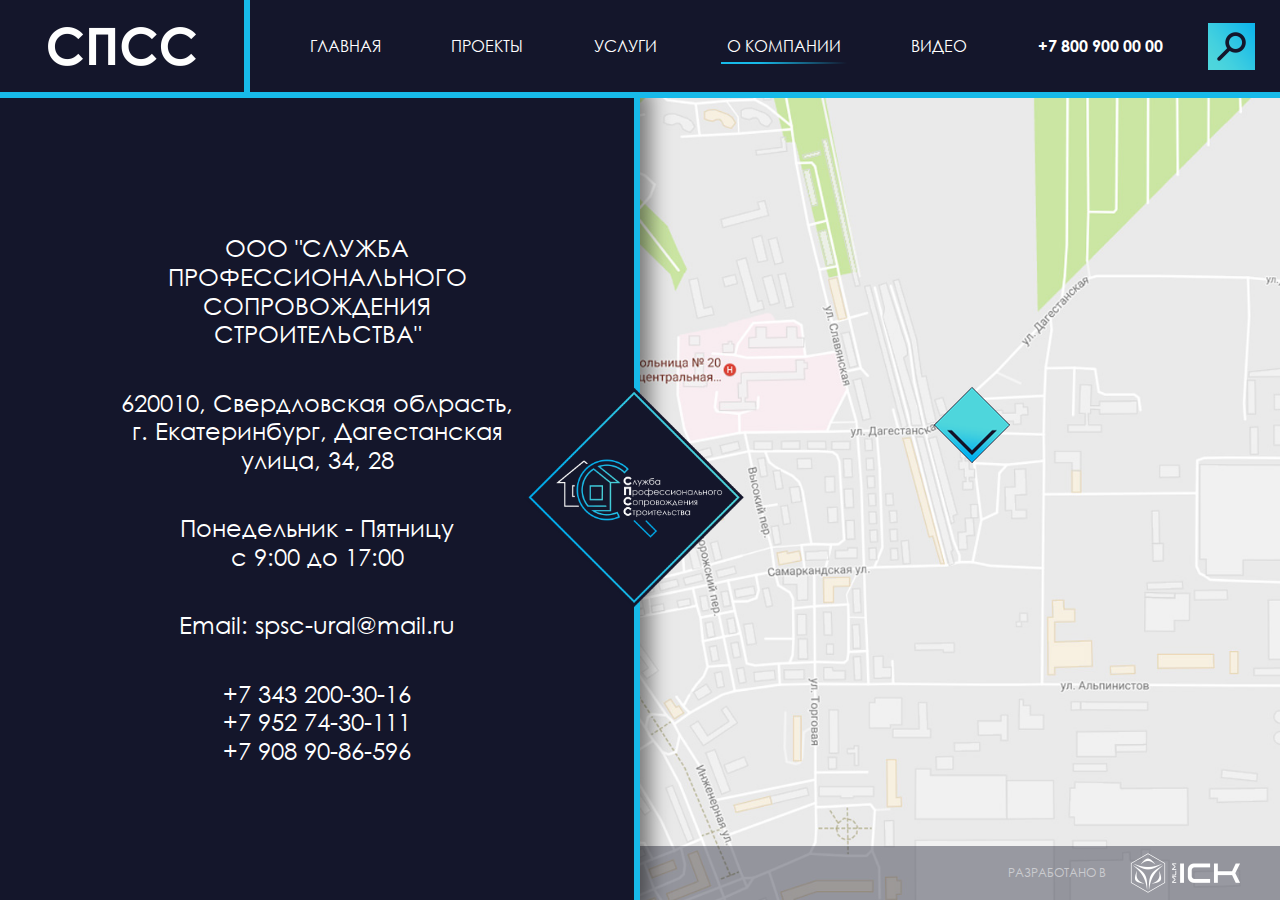
<file: about.html>
<!DOCTYPE html>
<html lang="ru">
<head>
	<meta charset="UTF-8">
    <meta name="viewport" content="width=device-width, initial-scale=1">
	<title>СПСС</title>
	<link rel="stylesheet" href="css/main.css">
</head>
<body>
	
	<main class="page">

		<!-- header -->
		<header>
			<div class="header-top">
				<a href="#!" class="logo"><img src="images/logo.png" alt=""></a>
				<nav class="menu">
					<button class="btn  btn--menu  js-menu-toggle"><i class="icon  icon--menu"></i></button>
					<ul class="menu-list">
						<li class="menu-list__item"><a href="index.html">Главная</a></li>
						<li class="menu-list__item"><a href="projects.html">Проекты</a></li>
						<li class="menu-list__item"><a href="service.html">Услуги</a></li>
						<li class="menu-list__item  active"><a href="about.html">О компании</a></li>
						<li class="menu-list__item"><a href="news.html">Видео</a></li>
						<li class="menu-list__item  menu-list__item--phone"><a href="tel:+78009000000">+7 800 900 00 00</a></li>
					</ul>
					<button class="btn  btn--search  js-open-search"><i class="icon icon--search"></i></button>
				</nav>
			</div>
		</header>
		<!-- header END -->
		
		<!-- content -->
		<div class="content  content--about  js-auto-scroll-margin">

			<!-- content aside -->
			<div class="content__aside">
				<div class="about">
					<div class="about__logo"><img src="images/logo_rhomb.png" alt="" class="about__logo-img"></div>
					<div class="scrolling-container">
						<div class="scrolling-content  js-auto-scroll-margin  js-auto-scroll-padding">
							<p class="about__text  about__text--company">ООО "Служба Профессионального Сопровождения Строительства"</p>
							<p class="about__text">620010, Свердловская облрасть, г. Екатеринбург, Дагестанская улица, 34, 28</p>
							<p class="about__text">Понедельник - Пятницу <br> с 9:00 до 17:00</p>
							<p class="about__text"><a href="mailto:spsc-ural@mail.ru">Email: spsc-ural@mail.ru</a></p>
							<p class="about__text">
								<a href="tel:+73432003016">+7 343 200-30-16</a><br>
								<a href="tel:+79527430111">+7 952 74-30-111</a><br>
								<a href="tel:+79089086596">+7 908 90-86-596</a>
							</p>
						</div>
					</div>
				</div>
			</div>
			<!-- content aside END -->

			<!-- content body -->
			<div class="content__body  content__body--flexible">

				<!-- calc (Расчет стоимости) -->
				<div class="calc  calc--hidden">
					<button class="btn  btn--close  js-hide-calc"><i class="icon  icon--clear"></i></button>
					
					<div class="calc__scroll  js-scrollbar-width  js-auto-scroll-padding">
						<div class="calc__content  js-auto-scroll-margin">
							<div class="calc__desc">
								<p>Ответье на несколько вопросов и отправтье нам запрос на подсчет стоимости работ</p>
								<p>Мы свяжемся с вами в ближайшее время</p>
							</div>

							<form action="#!" class="calc-form">
								<div class="calc-form__params">
									<div class="calc-form__item">
										<div class="calc-form__field  js-show-dropdown">
											<div class="calc-form__trigger"><i class="icon  icon--arrow-down-black"></i></div>
											<span class="calc-form__val"><span>Жилая площадь</span></span>
											<input type="hidden" class="calc-form__input-hidden">
										</div>
										<div class="calc-form__dropdown">
											<ul class="calc-form__dropdown-list">
												<li class="calc-form__dropdown-item  js-dropdown-val">до 50 кв.м</li>
												<li class="calc-form__dropdown-item  js-dropdown-val">50-100 кв.м</li>
												<li class="calc-form__dropdown-item  js-dropdown-val">100-150 кв.м</li>
												<li class="calc-form__dropdown-item  js-dropdown-val">150-250 кв.м</li>
												<li class="calc-form__dropdown-item  js-dropdown-val">более 250 кв.м</li>
											</ul>
										</div>
									</div>
									<div class="calc-form__item">
										<div class="calc-form__field  js-show-dropdown">
											<div class="calc-form__trigger"><i class="icon  icon--arrow-down-black"></i></div>
											<span class="calc-form__val"><span>Дом</span></span>
											<input type="hidden" class="calc-form__input-hidden">
										</div>
										<div class="calc-form__dropdown">
											<ul class="calc-form__dropdown-list">
												<li class="calc-form__dropdown-item  js-dropdown-val">до 50 кв.м</li>
												<li class="calc-form__dropdown-item  js-dropdown-val">50-100 кв.м</li>
												<li class="calc-form__dropdown-item  js-dropdown-val">100-150 кв.м</li>
												<li class="calc-form__dropdown-item  js-dropdown-val">150-250 кв.м</li>
												<li class="calc-form__dropdown-item  js-dropdown-val">более 250 кв.м</li>
											</ul>
										</div>
									</div>
									<div class="calc-form__item">
										<div class="calc-form__field  js-show-dropdown">
											<div class="calc-form__trigger"><i class="icon  icon--arrow-down-black"></i></div>
											<span class="calc-form__val"><span>Строительство</span></span>
											<input type="hidden" class="calc-form__input-hidden">
										</div>
										<div class="calc-form__dropdown">
											<ul class="calc-form__dropdown-list">
												<li class="calc-form__dropdown-item  js-dropdown-val">Lorem</li>
												<li class="calc-form__dropdown-item  js-dropdown-val">Lorem</li>
												<li class="calc-form__dropdown-item  js-dropdown-val">Lorem</li>
												<li class="calc-form__dropdown-item  js-dropdown-val">Lorem</li>
											</ul>
										</div>
									</div>
									<div class="calc-form__item">
										<div class="calc-form__field">
											<div class="calc-form__trigger"><i class="icon  icon--arrow-down-black"></i></div>
											<span class="calc-form__val"><span>Фундамент</span></span>
											<input type="hidden" class="calc-form__input-hidden">
										</div>
										<div class="calc-form__dropdown">
											<ul class="calc-form__dropdown-list">
												<li class="calc-form__dropdown-item  js-dropdown-val">Lorem ipsum dolor sit amet, consectetur adipisicing elit. Non eius, quo minus illo id aut.</li>
												<li class="calc-form__dropdown-item  js-dropdown-val">Lorem</li>
												<li class="calc-form__dropdown-item  js-dropdown-val">Lorem</li>
												<li class="calc-form__dropdown-item  js-dropdown-val">Lorem</li>
											</ul>
										</div>
									</div>
								</div>
								<input type="submit" class="btn  calc-form__submit" value="Отправить запрос">
							</form>
						</div>
					</div>
				</div>
				<!-- calc END -->

				<!-- map -->
				<div class="map">
					<div class="map__cover"></div>
					<div class="map__point"><i class="icon icon--map-point"></i></div>
				</div>
				<!-- map END -->

			</div>
			<!-- content body END -->

		</div>
		<!-- content END -->

		<!-- footer -->
		<footer class="footer-flexible">
			<div class="footer__row">
				<a href="#!" class="footer__dev">
					<span>Разработано в </span>
					<img src="images/ICK_logo.png" alt="">
				</a>
			</div>
		</footer>
		<!-- footer END -->

	</main>

	<div class="search">

		<button class="btn  btn--close  js-close-search"><i class="icon  icon--clear"></i></button>

		<div class="search__scroll">
			<div class="search__content  js-auto-scroll-padding">
				<div class="search__field">
					<label for="input-search"><i class="icon icon--search"></i></label>
					<input type="text" class="search__input" id="input-search" placeholder="поиск по сайту">
				</div>

				<div class="search__links">
					<a href="#!" class="search__link  search__link--large  search__link--underline">Карта сайта</a>

					<ul class="search__list">
						<li>
							<a href="#!" class="search__link  search__link--underline">Главная</a>

							<ul class="search__list">
								<li><a href="#!" class="search__link">Стройконтроль</a></li>
								<li><a href="#!" class="search__link">Ремонт</a></li>
								<li><a href="#!" class="search__link">Строительство</a></li>
							</ul>
						</li>
						<li><a href="#!" class="search__link">Проекты</a></li>
						<li><a href="#!" class="search__link">Услуги</a></li>
						<li><a href="#!" class="search__link">О компании</a></li>
						<li><a href="#!" class="search__link">Видео</a></li>
					</ul>

					<a href="#!" class="btn  btn--inverse  btn--calc-on">Калькулятор услуг</a>
				</div>

			</div>
		</div>

	</div>
	
	<script src="js/jquery.min.js"></script>
	<script src="js/jquery-ui.min.js"></script>
	<script src="js/main.js"></script>
</body>
</html>
</file>
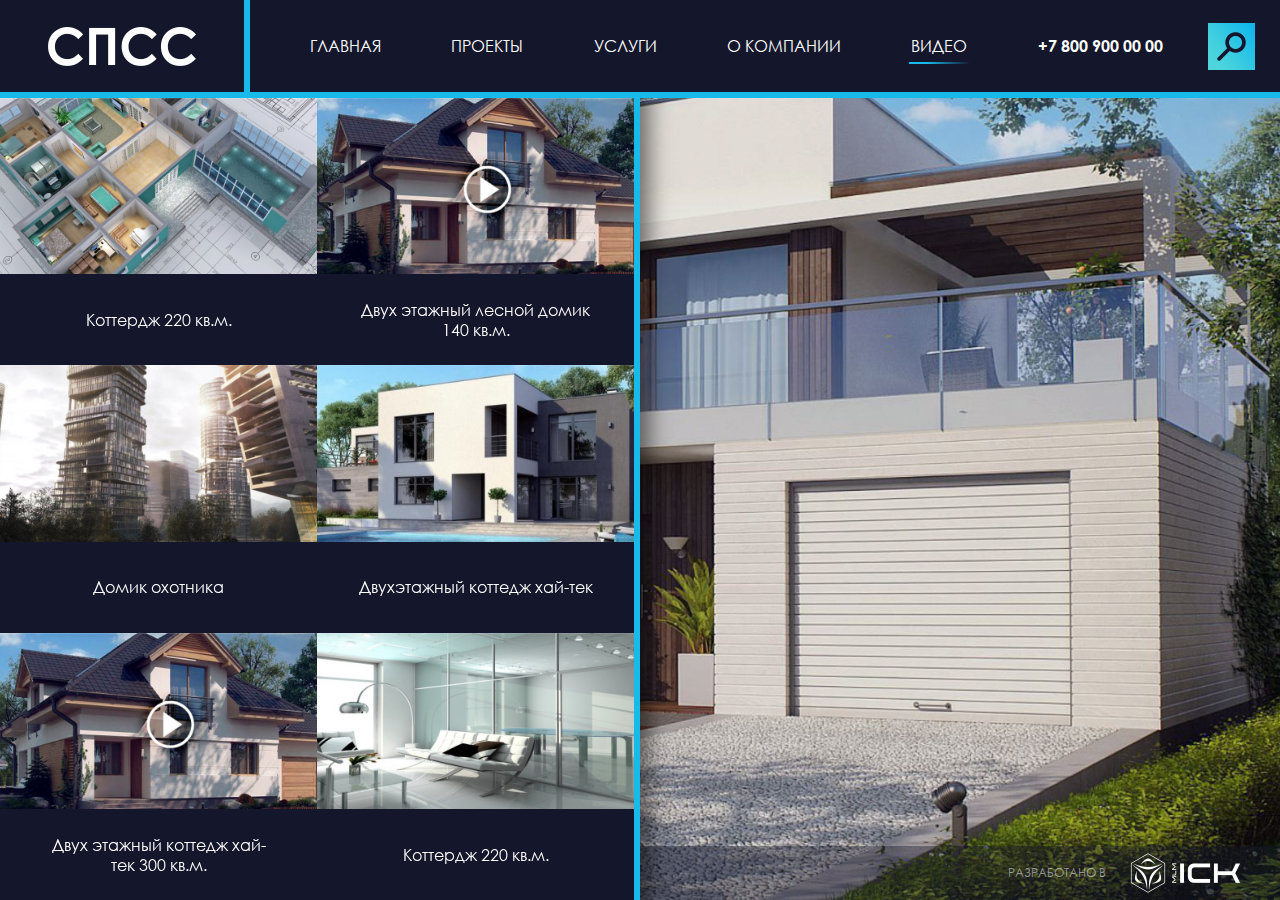
<file: news.html>
<!DOCTYPE html>
<html lang="ru">
<head>
	<meta charset="UTF-8">
    <meta name="viewport" content="width=device-width, initial-scale=1">
	<title>СПСС</title>
	<link rel="stylesheet" href="css/main.css">
</head>
<body>
	
	<main class="page">

		<!-- header -->
		<header>
			<div class="header-top">
				<a href="#!" class="logo"><img src="images/logo.png" alt=""></a>
				<nav class="menu">
					<button class="btn  btn--menu  js-menu-toggle"><i class="icon  icon--menu"></i></button>
					<ul class="menu-list">
						<li class="menu-list__item"><a href="index.html">Главная</a></li>
						<li class="menu-list__item"><a href="projects.html">Проекты</a></li>
						<li class="menu-list__item"><a href="service.html">Услуги</a></li>
						<li class="menu-list__item"><a href="about.html">О компании</a></li>
						<li class="menu-list__item  active"><a href="news.html">Видео</a></li>
						<li class="menu-list__item  menu-list__item--phone"><a href="tel:+78009000000">+7 800 900 00 00</a></li>
					</ul>
					<button class="btn  btn--search  js-open-search"><i class="icon icon--search"></i></button>
				</nav>
			</div>
		</header>
		<!-- header END -->
		
		<!-- content -->
		<div class="content">

			<!-- left-menu -->
			<!-- <nav class="left-menu">
				<ul>
					<li class="left-menu__item"><a href="#!" class="js-show-page-1">
						<i class="icon icon--stroicontrol"><img src="images/icon_stroicontrol.png" alt=""></i>
						<span class="left-menu__text">Стройконтроль</span>
					</a></li>
					<li class="left-menu__item"><a href="#!" class="js-show-page-2">
						<i class="icon icon--remont"><img src="images/icon_remont.png" alt=""></i>
						<span class="left-menu__text">Ремонт</span>
					</a></li>
					<li class="left-menu__item"><a href="#!" class="js-show-page-3">
						<i class="icon icon--stroitelstvo"><img src="images/icon_stroitelstvo.png" alt=""></i>
						<span class="left-menu__text">Строительство</span>
					</a></li>
				</ul>
			</nav> -->
			<!-- left-menu END -->

			<div class="content__cover  blur-this" style="background-image: url(images/main_bg.jpg)"></div>

			<!-- content aside -->
			<div class="content__aside">
				<div class="scrolling-container">
					<div class="scrolling-content  js-auto-scroll-margin">
						<div class="tile">
							<div class="tile__item">
								<a href="#!" class="tile__clickzone  js-show-page-1">
									<div class="tile__cover" style="background-image: url(images/project_photo_1.jpg);"></div>
									<div class="tile__info">
										<p class="tile__text">Коттердж 220 кв.м.</p>
									</div>
								</a>
							</div>
							<div class="tile__item">
								<a href="#!" class="tile__clickzone  js-show-page-1">
									<div class="tile__cover" style="background-image: url(images/project_photo_2.jpg);"></div>
									<div class="tile__info">
										<p class="tile__text">Двух этажный лесной домик 140 кв.м.</p>
									</div>
								</a>
							</div>
							<div class="tile__item">
								<a href="#!" class="tile__clickzone  js-show-page-1">
									<div class="tile__cover" style="background-image: url(images/project_photo_3.jpg);"></div>
									<div class="tile__info">
										<p class="tile__text">Домик охотника</p>
									</div>
								</a>
							</div>
							<div class="tile__item">
								<a href="#!" class="tile__clickzone  js-show-page-1">
									<div class="tile__cover" style="background-image: url(images/project_photo_4.jpg);"></div>
									<div class="tile__info">
										<p class="tile__text">Двухэтажный коттедж хай-тек</p>
									</div>
								</a>
							</div>
							<div class="tile__item">
								<a href="#!" class="tile__clickzone  js-show-page-1">
									<div class="tile__cover" style="background-image: url(images/project_photo_2.jpg);"></div>
									<div class="tile__info">
										<p class="tile__text">Двух этажный коттедж хай-тек 300 кв.м.</p>
									</div>
								</a>
							</div>
							<div class="tile__item">
								<a href="#!" class="tile__clickzone  js-show-page-1">
									<div class="tile__cover" style="background-image: url(images/project_photo_5.jpg);"></div>
									<div class="tile__info">
										<p class="tile__text">Коттердж 220 кв.м.</p>
									</div>
								</a>
							</div>
							<div class="tile__item">
								<a href="#!" class="tile__clickzone  js-show-page-1">
									<div class="tile__cover" style="background-image: url(images/project_photo_1.jpg);"></div>
									<div class="tile__info">
										<p class="tile__text">Коттердж 220 кв.м.</p>
									</div>
								</a>
							</div>
							<div class="tile__item">
								<a href="#!" class="tile__clickzone  js-show-page-1">
									<div class="tile__cover" style="background-image: url(images/project_photo_2.jpg);"></div>
									<div class="tile__info">
										<p class="tile__text">Двух этажный лесной домик 140 кв.м.</p>
									</div>
								</a>
							</div>
							<div class="tile__item">
								<a href="#!" class="tile__clickzone  js-show-page-1">
									<div class="tile__cover" style="background-image: url(images/project_photo_3.jpg);"></div>
									<div class="tile__info">
										<p class="tile__text">Домик охотника</p>
									</div>
								</a>
							</div>
							<div class="tile__item">
								<a href="#!" class="tile__clickzone  js-show-page-1">
									<div class="tile__cover" style="background-image: url(images/project_photo_4.jpg);"></div>
									<div class="tile__info">
										<p class="tile__text">Двухэтажный коттедж хай-тек</p>
									</div>
								</a>
							</div>
							<div class="tile__item">
								<a href="#!" class="tile__clickzone  js-show-page-1">
									<div class="tile__cover" style="background-image: url(images/project_photo_2.jpg);"></div>
									<div class="tile__info">
										<p class="tile__text">Двух этажный коттедж хай-тек 300 кв.м.</p>
									</div>
								</a>
							</div>
							<div class="tile__item">
								<a href="#!" class="tile__clickzone  js-show-page-1">
									<div class="tile__cover" style="background-image: url(images/project_photo_5.jpg);"></div>
									<div class="tile__info">
										<p class="tile__text">Коттердж 220 кв.м.</p>
									</div>
								</a>
							</div>
						</div>
					</div>
				</div>
			</div>
			<!-- content aside END -->

			<!-- content body -->
			<div class="content__body  content__body--flexible">
				<!-- <div class="content__logo"><img src="images/top_banner.png" alt=""></div> -->
			
				<!-- slider -->
				<div class="slider  slider--full-width">

					<button class="btn  btn--close  js-hide-slider"><i class="icon  icon--clear"></i></button>
					
					<section class="slider__pages">
						<div class="slider__page  slider__page--1  js-auto-scroll-padding">
							<article class="slider__content  js-auto-scroll-margin">
								<h2 class="slider__title  slider__title--light">Строительство коттеджа в стиле хай-тек</h2>
								<div class="slider__text">
									<p>Коттедж, как правило, это либо одноэтажный, либо двухэтажный дом с камином, сауной, иногда и бассейном, но вместо полноценного второго этажа обычно делают небольшую мансарду. И возле коттеджа обязательно должен быть, хотя бы минимальный приусадебный участок, огород.</p>
								</div>
								<div class="slider__img">
									<img src="images/slider_video_img.jpg" width="100%">
								</div>
							</article>
						</div>
					</section>
				</div>
				<!-- slider END -->

				<!-- calc (Расчет стоимости) -->
				<div class="calc  calc--hidden">
					<button class="btn  btn--close  js-hide-calc"><i class="icon  icon--clear"></i></button>
					
					<div class="calc__scroll  js-scrollbar-width  js-auto-scroll-padding">
						<div class="calc__content  js-auto-scroll-margin">
							<div class="calc__desc">
								<p>Ответье на несколько вопросов и отправтье нам запрос на подсчет стоимости работ</p>
								<p>Мы свяжемся с вами в ближайшее время</p>
							</div>

							<form action="#!" class="calc-form">
								<div class="calc-form__finish">
									<span class="btn  calc-form__submit">Запрос отправлен</span>
								</div>
								<div class="calc-form__params">
									<div class="calc-form__item">
										<div class="calc-form__field  js-show-dropdown">
											<div class="calc-form__trigger"><i class="icon  icon--arrow-down-black"></i></div>
											<span class="calc-form__val"><span>Жилая площадь</span></span>
											<input type="hidden" class="calc-form__input-hidden">
										</div>
										<div class="calc-form__dropdown">
											<ul class="calc-form__dropdown-list">
												<li class="calc-form__dropdown-item  js-dropdown-val">до 50 кв.м</li>
												<li class="calc-form__dropdown-item  js-dropdown-val">50-100 кв.м</li>
												<li class="calc-form__dropdown-item  js-dropdown-val">100-150 кв.м</li>
												<li class="calc-form__dropdown-item  js-dropdown-val">150-250 кв.м</li>
												<li class="calc-form__dropdown-item  js-dropdown-val">более 250 кв.м</li>
											</ul>
										</div>
									</div>
									<div class="calc-form__item  hidden">
										<div class="calc-form__field  js-show-dropdown">
											<div class="calc-form__trigger"><i class="icon  icon--arrow-down-black"></i></div>
											<span class="calc-form__val"><span>Дом</span></span>
											<input type="hidden" class="calc-form__input-hidden">
										</div>
										<div class="calc-form__dropdown">
											<ul class="calc-form__dropdown-list">
												<li class="calc-form__dropdown-item  js-dropdown-val">до 50 кв.м</li>
												<li class="calc-form__dropdown-item  js-dropdown-val">50-100 кв.м</li>
												<li class="calc-form__dropdown-item  js-dropdown-val">100-150 кв.м</li>
												<li class="calc-form__dropdown-item  js-dropdown-val">150-250 кв.м</li>
												<li class="calc-form__dropdown-item  js-dropdown-val">более 250 кв.м</li>
											</ul>
										</div>
									</div>
									<div class="calc-form__item  hidden">
										<div class="calc-form__field  js-show-dropdown">
											<div class="calc-form__trigger"><i class="icon  icon--arrow-down-black"></i></div>
											<span class="calc-form__val"><span>Строительство</span></span>
											<input type="hidden" class="calc-form__input-hidden">
										</div>
										<div class="calc-form__dropdown">
											<ul class="calc-form__dropdown-list">
												<li class="calc-form__dropdown-item  js-dropdown-val">Lorem</li>
												<li class="calc-form__dropdown-item  js-dropdown-val">Lorem</li>
												<li class="calc-form__dropdown-item  js-dropdown-val">Lorem</li>
												<li class="calc-form__dropdown-item  js-dropdown-val">Lorem</li>
											</ul>
										</div>
									</div>
									<div class="calc-form__item  hidden">
										<div class="calc-form__field">
											<input type="text" class="calc-form__input" placeholder="Ваше имя">
										</div>
										<div class="calc-form__field">
											<input type="text" class="calc-form__input" placeholder="Телефон">
										</div>
										<div class="calc-form__field">
											<input type="submit" class="btn  calc-form__submit  js-form-success" value="Отправить запрос">
										</div>
									</div>
								</div>
							</form>
						</div>
					</div>
				</div>
				<!-- calc END -->

			</div>
			<!-- content body END -->

		</div>
		<!-- content END -->

		<footer class="footer-flexible">
			<div class="footer__row">
				<a href="#!" class="footer__dev">
					<span>Разработано в </span>
					<img src="images/ICK_logo.png" alt="">
				</a>
			</div>
		</footer>
	</main>

	<div class="search">

		<button class="btn  btn--close  js-close-search"><i class="icon  icon--clear"></i></button>

		<div class="search__scroll">
			<div class="search__content  js-auto-scroll-padding">
				<div class="search__field">
					<label for="input-search"><i class="icon icon--search"></i></label>
					<input type="text" class="search__input" id="input-search" placeholder="поиск по сайту">
				</div>

				<div class="search__links">
					<a href="#!" class="search__link  search__link--large  search__link--underline">Карта сайта</a>

					<ul class="search__list">
						<li>
							<a href="#!" class="search__link  search__link--underline">Главная</a>

							<ul class="search__list">
								<li><a href="#!" class="search__link">Стройконтроль</a></li>
								<li><a href="#!" class="search__link">Ремонт</a></li>
								<li><a href="#!" class="search__link">Строительство</a></li>
							</ul>
						</li>
						<li><a href="#!" class="search__link">Проекты</a></li>
						<li><a href="#!" class="search__link">Услуги</a></li>
						<li><a href="#!" class="search__link">О компании</a></li>
						<li><a href="#!" class="search__link">Видео</a></li>
					</ul>

					<a href="#!" class="btn  btn--inverse  btn--calc-on">Калькулятор услуг</a>
				</div>

			</div>
		</div>

	</div>
	
	<script src="js/jquery.min.js"></script>
	<script src="js/jquery-ui.min.js"></script>
	<script src="js/main.js"></script>
</body>
</html>
</file>
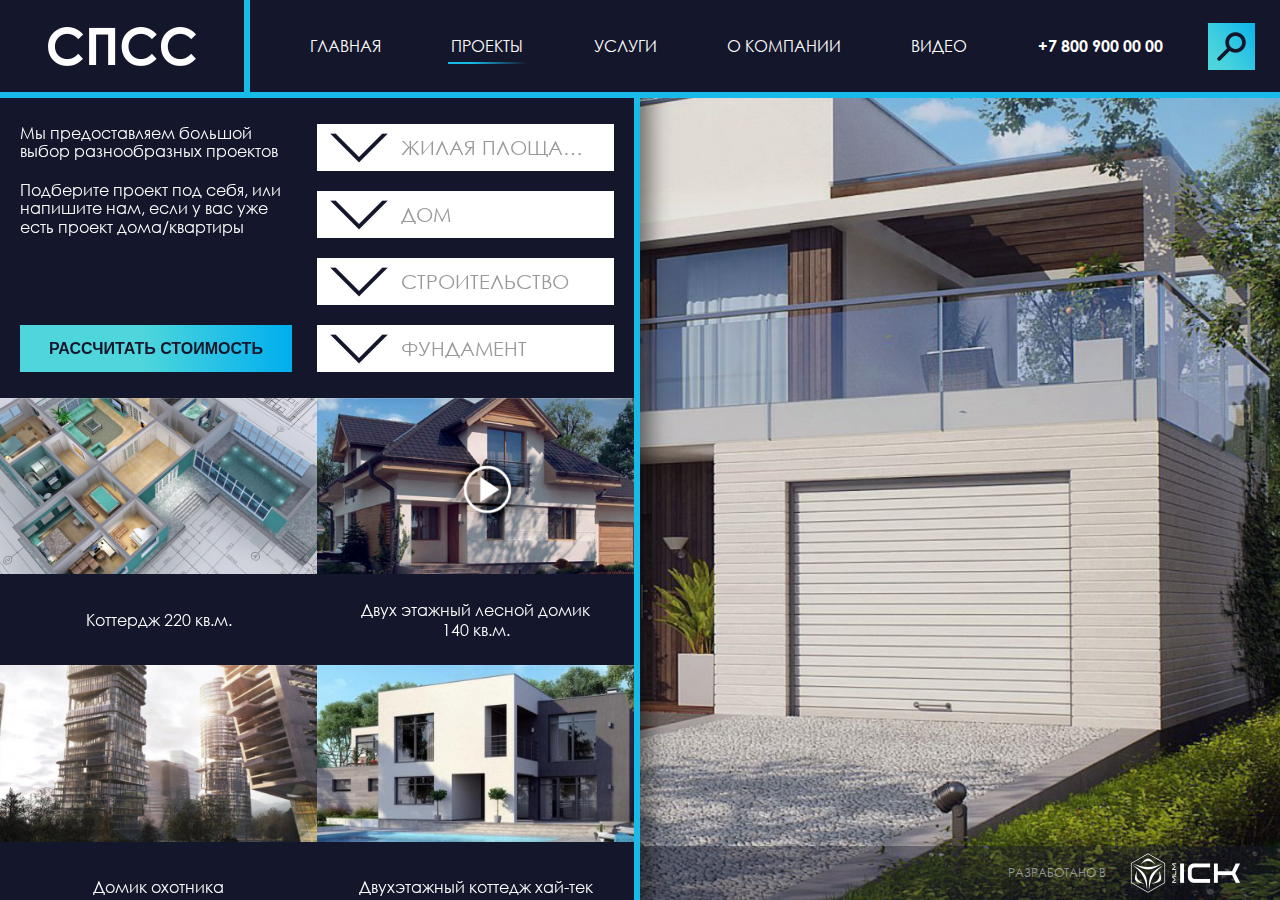
<file: projects.html>
<!DOCTYPE html>
<html lang="ru">
<head>
	<meta charset="UTF-8">
    <meta name="viewport" content="width=device-width, initial-scale=1">
	<title>СПСС</title>
	<link rel="stylesheet" href="css/main.css">
</head>
<body>
	
	<main class="page">

		<!-- header -->
		<header>
			<div class="header-top">
				<a href="#!" class="logo"><img src="images/logo.png" alt=""></a>
				<nav class="menu">
					<button class="btn  btn--menu  js-menu-toggle"><i class="icon  icon--menu"></i></button>
					<ul class="menu-list">
						<li class="menu-list__item"><a href="index.html">Главная</a></li>
						<li class="menu-list__item  active"><a href="projects.html">Проекты</a></li>
						<li class="menu-list__item"><a href="service.html">Услуги</a></li>
						<li class="menu-list__item"><a href="about.html">О компании</a></li>
						<li class="menu-list__item"><a href="news.html">Видео</a></li>
						<li class="menu-list__item  menu-list__item--phone"><a href="tel:+78009000000">+7 800 900 00 00</a></li>
					</ul>
					<button class="btn  btn--search  js-open-search"><i class="icon icon--search"></i></button>
				</nav>
			</div>
		</header>
		<!-- header END -->
		
		<!-- content -->
		<div class="content">

			<!-- left-menu -->
			<!-- <nav class="left-menu">
				<ul>
					<li class="left-menu__item"><a href="#!" class="js-show-page-1">
						<i class="icon icon--stroicontrol"><img src="images/icon_stroicontrol.png" alt=""></i>
						<span class="left-menu__text">Стройконтроль</span>
					</a></li>
					<li class="left-menu__item"><a href="#!" class="js-show-page-2">
						<i class="icon icon--remont"><img src="images/icon_remont.png" alt=""></i>
						<span class="left-menu__text">Ремонт</span>
					</a></li>
					<li class="left-menu__item"><a href="#!" class="js-show-page-3">
						<i class="icon icon--stroitelstvo"><img src="images/icon_stroitelstvo.png" alt=""></i>
						<span class="left-menu__text">Строительство</span>
					</a></li>
				</ul>
			</nav> -->
			<!-- left-menu END -->

			<div class="content__cover  blur-this" style="background-image: url(images/main_bg.jpg)"></div>

			<!-- content aside -->
			<div class="content__aside">
				<div class="scrolling-container">
					<div class="scrolling-content  js-auto-scroll-margin">
						<div class="calc-horizontal">
							<form action="#!" class="calc-form">
								<div class="calc-form__params">
									<div class="calc-form__desc  calc-form__desc--hidden">
										<p>Мы предоставляем большой выбор разнообразных проектов 
										 <p>Подберите проект под себя, или напишите нам, если у вас уже есть проект дома/квартиры</p>
									</div>
									<div class="calc-form__item">
										<div class="calc-form__field  js-show-dropdown">
											<div class="calc-form__trigger"><i class="icon  icon--arrow-down-black"></i></div>
											<span class="calc-form__val"><span>Жилая площадь</span></span>
											<input type="hidden" class="calc-form__input-hidden">
										</div>
										<div class="calc-form__dropdown">
											<ul class="calc-form__dropdown-list">
												<li class="calc-form__dropdown-item  js-dropdown-val">до 50 кв.м</li>
												<li class="calc-form__dropdown-item  js-dropdown-val">50-100 кв.м</li>
												<li class="calc-form__dropdown-item  js-dropdown-val">100-150 кв.м</li>
												<li class="calc-form__dropdown-item  js-dropdown-val">150-250 кв.м</li>
												<li class="calc-form__dropdown-item  js-dropdown-val">более 250 кв.м</li>
											</ul>
										</div>
									</div>
									<div class="calc-form__item">
										<div class="calc-form__field  js-show-dropdown">
											<div class="calc-form__trigger"><i class="icon  icon--arrow-down-black"></i></div>
											<span class="calc-form__val"><span>Дом</span></span>
											<input type="hidden" class="calc-form__input-hidden">
										</div>
										<div class="calc-form__dropdown">
											<ul class="calc-form__dropdown-list">
												<li class="calc-form__dropdown-item  js-dropdown-val">до 50 кв.м</li>
												<li class="calc-form__dropdown-item  js-dropdown-val">50-100 кв.м</li>
												<li class="calc-form__dropdown-item  js-dropdown-val">100-150 кв.м</li>
												<li class="calc-form__dropdown-item  js-dropdown-val">150-250 кв.м</li>
												<li class="calc-form__dropdown-item  js-dropdown-val">более 250 кв.м</li>
											</ul>
										</div>
									</div>
									<div class="calc-form__item">
										<div class="calc-form__field  js-show-dropdown">
											<div class="calc-form__trigger"><i class="icon  icon--arrow-down-black"></i></div>
											<span class="calc-form__val"><span>Строительство</span></span>
											<input type="hidden" class="calc-form__input-hidden">
										</div>
										<div class="calc-form__dropdown">
											<ul class="calc-form__dropdown-list">
												<li class="calc-form__dropdown-item  js-dropdown-val">Lorem</li>
												<li class="calc-form__dropdown-item  js-dropdown-val">Lorem</li>
												<li class="calc-form__dropdown-item  js-dropdown-val">Lorem</li>
												<li class="calc-form__dropdown-item  js-dropdown-val">Lorem</li>
											</ul>
										</div>
									</div>
									<div class="calc-form__item">
										<div class="calc-form__field">
											<div class="calc-form__trigger"><i class="icon  icon--arrow-down-black"></i></div>
											<span class="calc-form__val"><span>Фундамент</span></span>
											<input type="hidden" class="calc-form__input-hidden">
										</div>
										<div class="calc-form__dropdown">
											<ul class="calc-form__dropdown-list">
												<li class="calc-form__dropdown-item  js-dropdown-val">Lorem ipsum dolor sit amet, consectetur adipisicing elit. Non eius, quo minus illo id aut.</li>
												<li class="calc-form__dropdown-item  js-dropdown-val">Lorem</li>
												<li class="calc-form__dropdown-item  js-dropdown-val">Lorem</li>
												<li class="calc-form__dropdown-item  js-dropdown-val">Lorem</li>
											</ul>
										</div>
									</div>
								</div>
								<div class="calc-form__left">
									<div class="calc-form__desc">
										<p>Мы предоставляем большой выбор разнообразных проектов 
										 <p>Подберите проект под себя, или напишите нам, если у вас уже есть проект дома/квартиры</p>
									</div>
									<input type="submit" class="btn  calc-form__submit  js-show-calc" value="Рассчитать стоимость">
								</div>
							</form>
						</div>
						<div class="tile">
							<div class="tile__item">
								<a href="#!" class="tile__clickzone  js-show-page-1">
									<div class="tile__cover" style="background-image: url(images/project_photo_1.jpg);"></div>
									<div class="tile__info">
										<p class="tile__text">Коттердж 220 кв.м.</p>
									</div>
								</a>
							</div>
							<div class="tile__item">
								<a href="#!" class="tile__clickzone  js-show-page-1">
									<div class="tile__cover" style="background-image: url(images/project_photo_2.jpg);"></div>
									<div class="tile__info">
										<p class="tile__text">Двух этажный лесной домик 140 кв.м.</p>
									</div>
								</a>
							</div>
							<div class="tile__item">
								<a href="#!" class="tile__clickzone  js-show-page-1">
									<div class="tile__cover" style="background-image: url(images/project_photo_3.jpg);"></div>
									<div class="tile__info">
										<p class="tile__text">Домик охотника</p>
									</div>
								</a>
							</div>
							<div class="tile__item">
								<a href="#!" class="tile__clickzone  js-show-page-1">
									<div class="tile__cover" style="background-image: url(images/project_photo_4.jpg);"></div>
									<div class="tile__info">
										<p class="tile__text">Двухэтажный коттедж хай-тек</p>
									</div>
								</a>
							</div>
							<div class="tile__item">
								<a href="#!" class="tile__clickzone  js-show-page-1">
									<div class="tile__cover" style="background-image: url(images/project_photo_2.jpg);"></div>
									<div class="tile__info">
										<p class="tile__text">Двух этажный коттедж хай-тек 300 кв.м.</p>
									</div>
								</a>
							</div>
							<div class="tile__item">
								<a href="#!" class="tile__clickzone  js-show-page-1">
									<div class="tile__cover" style="background-image: url(images/project_photo_5.jpg);"></div>
									<div class="tile__info">
										<p class="tile__text">Коттердж 220 кв.м.</p>
									</div>
								</a>
							</div>
							<div class="tile__item">
								<a href="#!" class="tile__clickzone  js-show-page-1">
									<div class="tile__cover" style="background-image: url(images/project_photo_1.jpg);"></div>
									<div class="tile__info">
										<p class="tile__text">Коттердж 220 кв.м.</p>
									</div>
								</a>
							</div>
							<div class="tile__item">
								<a href="#!" class="tile__clickzone  js-show-page-1">
									<div class="tile__cover" style="background-image: url(images/project_photo_2.jpg);"></div>
									<div class="tile__info">
										<p class="tile__text">Двух этажный лесной домик 140 кв.м.</p>
									</div>
								</a>
							</div>
							<div class="tile__item">
								<a href="#!" class="tile__clickzone  js-show-page-1">
									<div class="tile__cover" style="background-image: url(images/project_photo_3.jpg);"></div>
									<div class="tile__info">
										<p class="tile__text">Домик охотника</p>
									</div>
								</a>
							</div>
							<div class="tile__item">
								<a href="#!" class="tile__clickzone  js-show-page-1">
									<div class="tile__cover" style="background-image: url(images/project_photo_4.jpg);"></div>
									<div class="tile__info">
										<p class="tile__text">Двухэтажный коттедж хай-тек</p>
									</div>
								</a>
							</div>
							<div class="tile__item">
								<a href="#!" class="tile__clickzone  js-show-page-1">
									<div class="tile__cover" style="background-image: url(images/project_photo_2.jpg);"></div>
									<div class="tile__info">
										<p class="tile__text">Двух этажный коттедж хай-тек 300 кв.м.</p>
									</div>
								</a>
							</div>
							<div class="tile__item">
								<a href="#!" class="tile__clickzone  js-show-page-1">
									<div class="tile__cover" style="background-image: url(images/project_photo_5.jpg);"></div>
									<div class="tile__info">
										<p class="tile__text">Коттердж 220 кв.м.</p>
									</div>
								</a>
							</div>
						</div>
					</div>
				</div>
			</div>
			<!-- content aside END -->

			<!-- content body -->
			<div class="content__body  content__body--flexible">
				<!-- <div class="content__logo"><img src="images/top_banner.png" alt=""></div> -->
			
				<!-- slider -->
				<div class="slider  slider--full-width">

					<button class="btn  btn--close  js-hide-slider"><i class="icon  icon--clear"></i></button>
					
					<section class="slider__pages">
						<div class="slider__page  slider__page--1  js-auto-scroll-padding">
							<article class="slider__content  js-auto-scroll-margin">
								<h2 class="slider__title  slider__title--light">Строительство коттеджа в стиле хай-тек</h2>
								<div class="slider__text">
									<p>Коттедж, как правило, это либо одноэтажный, либо двухэтажный дом с камином, сауной, иногда и бассейном, но вместо полноценного второго этажа обычно делают небольшую мансарду. И возле коттеджа обязательно должен быть, хотя бы минимальный приусадебный участок, огород.</p>
								</div>
								<div class="slider__img">
									<img src="images/slider_video_img.jpg" width="100%">
								</div>
							</article>
						</div>
					</section>
				</div>
				<!-- slider END -->

				<!-- calc (Расчет стоимости) -->
				<div class="calc  calc--hidden">
					<button class="btn  btn--close  js-hide-calc"><i class="icon  icon--clear"></i></button>
					
					<div class="calc__scroll  js-scrollbar-width  js-auto-scroll-padding">
						<div class="calc__content  js-auto-scroll-margin">
							<div class="calc__desc">
								<p>Ответье на несколько вопросов и отправтье нам запрос на подсчет стоимости работ</p>
								<p>Мы свяжемся с вами в ближайшее время</p>
							</div>

							<form action="#!" class="calc-form">
								<div class="calc-form__finish">
									<span class="btn  calc-form__submit">Запрос отправлен</span>
								</div>
								<div class="calc-form__params">
									<div class="calc-form__item">
										<div class="calc-form__field  js-show-dropdown">
											<div class="calc-form__trigger"><i class="icon  icon--arrow-down-black"></i></div>
											<span class="calc-form__val"><span>Жилая площадь</span></span>
											<input type="hidden" class="calc-form__input-hidden">
										</div>
										<div class="calc-form__dropdown">
											<ul class="calc-form__dropdown-list">
												<li class="calc-form__dropdown-item  js-dropdown-val">до 50 кв.м</li>
												<li class="calc-form__dropdown-item  js-dropdown-val">50-100 кв.м</li>
												<li class="calc-form__dropdown-item  js-dropdown-val">100-150 кв.м</li>
												<li class="calc-form__dropdown-item  js-dropdown-val">150-250 кв.м</li>
												<li class="calc-form__dropdown-item  js-dropdown-val">более 250 кв.м</li>
											</ul>
										</div>
									</div>
									<div class="calc-form__item  hidden">
										<div class="calc-form__field  js-show-dropdown">
											<div class="calc-form__trigger"><i class="icon  icon--arrow-down-black"></i></div>
											<span class="calc-form__val"><span>Дом</span></span>
											<input type="hidden" class="calc-form__input-hidden">
										</div>
										<div class="calc-form__dropdown">
											<ul class="calc-form__dropdown-list">
												<li class="calc-form__dropdown-item  js-dropdown-val">до 50 кв.м</li>
												<li class="calc-form__dropdown-item  js-dropdown-val">50-100 кв.м</li>
												<li class="calc-form__dropdown-item  js-dropdown-val">100-150 кв.м</li>
												<li class="calc-form__dropdown-item  js-dropdown-val">150-250 кв.м</li>
												<li class="calc-form__dropdown-item  js-dropdown-val">более 250 кв.м</li>
											</ul>
										</div>
									</div>
									<div class="calc-form__item  hidden">
										<div class="calc-form__field  js-show-dropdown">
											<div class="calc-form__trigger"><i class="icon  icon--arrow-down-black"></i></div>
											<span class="calc-form__val"><span>Строительство</span></span>
											<input type="hidden" class="calc-form__input-hidden">
										</div>
										<div class="calc-form__dropdown">
											<ul class="calc-form__dropdown-list">
												<li class="calc-form__dropdown-item  js-dropdown-val">Lorem</li>
												<li class="calc-form__dropdown-item  js-dropdown-val">Lorem</li>
												<li class="calc-form__dropdown-item  js-dropdown-val">Lorem</li>
												<li class="calc-form__dropdown-item  js-dropdown-val">Lorem</li>
											</ul>
										</div>
									</div>
									<div class="calc-form__item  hidden">
										<div class="calc-form__field">
											<input type="text" class="calc-form__input" placeholder="Ваше имя">
										</div>
										<div class="calc-form__field">
											<input type="text" class="calc-form__input" placeholder="Телефон">
										</div>
										<div class="calc-form__field">
											<input type="submit" class="btn  calc-form__submit  js-form-success" value="Отправить запрос">
										</div>
									</div>
								</div>
							</form>
						</div>
					</div>
				</div>
				<!-- calc END -->

			</div>
			<!-- content body END -->

		</div>
		<!-- content END -->

		<footer class="footer-flexible">
			<div class="footer__row">
				<a href="#!" class="footer__dev">
					<span>Разработано в </span>
					<img src="images/ICK_logo.png" alt="">
				</a>
			</div>
		</footer>
	</main>

	<div class="search">

		<button class="btn  btn--close  js-close-search"><i class="icon  icon--clear"></i></button>

		<div class="search__scroll">
			<div class="search__content  js-auto-scroll-padding">
				<div class="search__field">
					<label for="input-search"><i class="icon icon--search"></i></label>
					<input type="text" class="search__input" id="input-search" placeholder="поиск по сайту">
				</div>

				<div class="search__links">
					<a href="#!" class="search__link  search__link--large  search__link--underline">Карта сайта</a>

					<ul class="search__list">
						<li>
							<a href="#!" class="search__link  search__link--underline">Главная</a>

							<ul class="search__list">
								<li><a href="#!" class="search__link">Стройконтроль</a></li>
								<li><a href="#!" class="search__link">Ремонт</a></li>
								<li><a href="#!" class="search__link">Строительство</a></li>
							</ul>
						</li>
						<li><a href="#!" class="search__link">Проекты</a></li>
						<li><a href="#!" class="search__link">Услуги</a></li>
						<li><a href="#!" class="search__link">О компании</a></li>
						<li><a href="#!" class="search__link">Видео</a></li>
					</ul>

					<a href="#!" class="btn  btn--inverse  btn--calc-on">Калькулятор услуг</a>
				</div>

			</div>
		</div>

	</div>
	
	<script src="js/jquery.min.js"></script>
	<script src="js/jquery-ui.min.js"></script>
	<script src="js/main.js"></script>
</body>
</html>
</file>
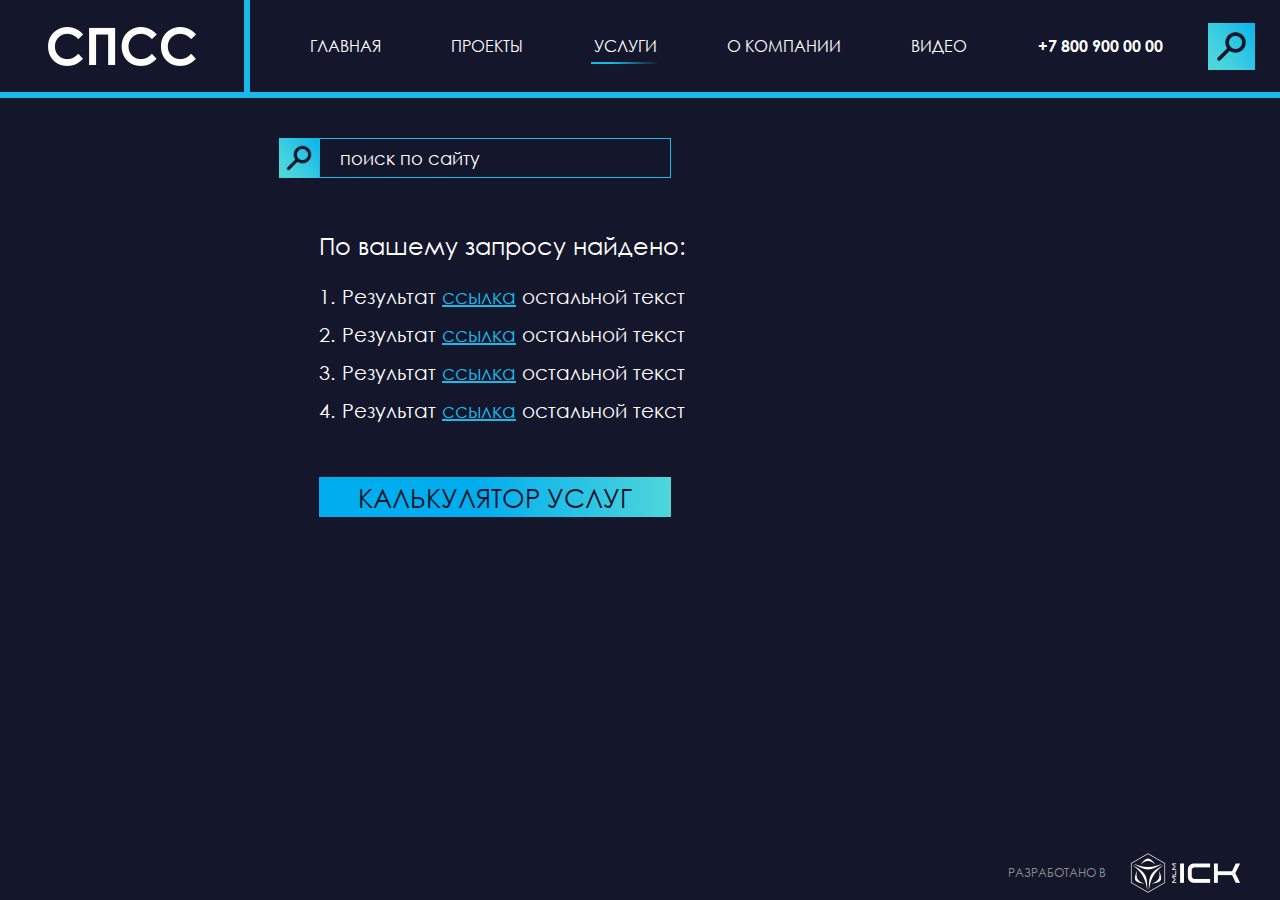
<file: search.html>
<!DOCTYPE html>
<html lang="ru">
<head>
	<meta charset="UTF-8">
    <meta name="viewport" content="width=device-width, initial-scale=1">
	<title>СПСС</title>
	<link rel="stylesheet" href="css/main.css">
</head>
<body>
	
	<main class="page">

		<!-- header -->
		<header>
			<div class="header-top">
				<a href="#!" class="logo"><img src="images/logo.png" alt=""></a>
				<nav class="menu">
					<button class="btn  btn--menu  js-menu-toggle"><i class="icon  icon--menu"></i></button>
					<ul class="menu-list">
						<li class="menu-list__item"><a href="index.html">Главная</a></li>
						<li class="menu-list__item"><a href="projects.html">Проекты</a></li>
						<li class="menu-list__item  active"><a href="service.html">Услуги</a></li>
						<li class="menu-list__item"><a href="about.html">О компании</a></li>
						<li class="menu-list__item"><a href="news.html">Видео</a></li>
						<li class="menu-list__item  menu-list__item--phone"><a href="tel:+78009000000">+7 800 900 00 00</a></li>
					</ul>
					<button class="btn  btn--search  js-open-search"><i class="icon icon--search"></i></button>
				</nav>
			</div>
		</header>
		<!-- header END -->
		
		<!-- content -->
		<div class="content">

			<div class="search  search--page">

				<div class="search__scroll">
					<div class="search__content  js-auto-scroll-padding  js-scrollbar-width">
						<div class="search__field">
							<label for="input-search"><i class="icon icon--search"></i></label>
							<input type="text" class="search__input" id="input-search" placeholder="поиск по сайту">
						</div>
						
						<div class="search-results">
							<div class="search-results__title">По вашему запросу найдено:</div>
							<ol class="search-results__list">
								<li>Результат <a href="#">ссылка</a> остальной текст</li>
								<li>Результат <a href="#">ссылка</a> остальной текст</li>
								<li>Результат <a href="#">ссылка</a> остальной текст</li>
								<li>Результат <a href="#">ссылка</a> остальной текст</li>
							</ol>

							<a href="#!" class="btn  btn--inverse  btn--calc-on">Калькулятор услуг</a>
						</div>

					</div>
				</div>
				
			</div>

		</div>
		<!-- content END -->

		<footer class="footer-flexible">
			<div class="footer__row">
				<a href="#!" class="footer__dev">
					<span>Разработано в </span>
					<img src="images/ICK_logo.png" alt="">
				</a>
			</div>
		</footer>
	</main>
	
	<script src="js/jquery.min.js"></script>
	<script src="js/jquery-ui.min.js"></script>
	<script src="js/main.js"></script>
</body>
</html>
</file>
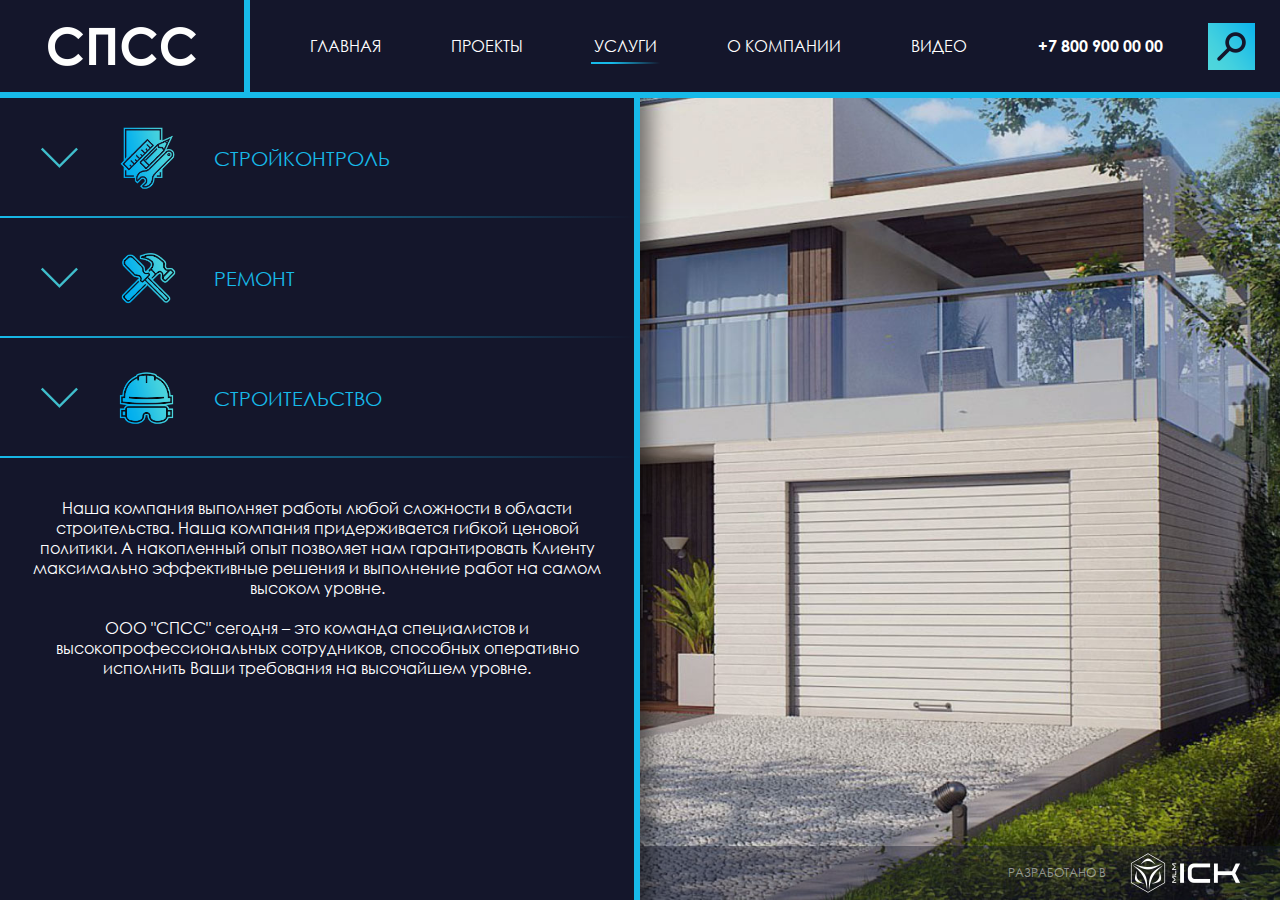
<file: service.html>
<!DOCTYPE html>
<html lang="ru">
<head>
	<meta charset="UTF-8">
    <meta name="viewport" content="width=device-width, initial-scale=1">
	<title>СПСС</title>
	<link rel="stylesheet" href="css/main.css">
</head>
<body>
	
	<main class="page">

		<!-- header -->
		<header>
			<div class="header-top">
				<a href="#!" class="logo"><img src="images/logo.png" alt=""></a>
				<nav class="menu">
					<button class="btn  btn--menu  js-menu-toggle"><i class="icon  icon--menu"></i></button>
					<ul class="menu-list">
						<li class="menu-list__item"><a href="index.html">Главная</a></li>
						<li class="menu-list__item"><a href="projects.html">Проекты</a></li>
						<li class="menu-list__item  active"><a href="service.html">Услуги</a></li>
						<li class="menu-list__item"><a href="about.html">О компании</a></li>
						<li class="menu-list__item"><a href="news.html">Видео</a></li>
						<li class="menu-list__item  menu-list__item--phone"><a href="tel:+78009000000">+7 800 900 00 00</a></li>
					</ul>
					<button class="btn  btn--search  js-open-search"><i class="icon icon--search"></i></button>
				</nav>
			</div>
		</header>
		<!-- header END -->
		
		<!-- content -->
		<div class="content">

			<div class="content__cover  blur-this" style="background-image: url(images/main_bg.jpg)"></div>

			<!-- content aside -->
			<div class="content__aside">
				<div class="scrolling-container">
					<div class="scrolling-content  js-auto-scroll-margin">

						<!-- service -->
						<div class="service">
							<div class="service__list  js-accordion-here">
									<div class="service__head">
										<span class="service__trigger"><i class="icon icon--arrow-down-blue"></i></span>
										<span class="service__icon"><i class="icon icon--stroicontrol"><img src="images/icon_stroicontrol.png" alt=""></i></span>
										<span class="service__name">Стройконтроль</span>
									</div>
									<div class="service__body">
										<div class="service-content">
											<div class="service-content__menu  service-menu">
												<div class="service-menu__item">
													<span class="service-menu__item-wrapper  js-show-page-1">
														<div class="service-menu__icon"><img src="images/service_facing.png" alt=""></div>
														<div class="service-menu__text">Lorem ipsum dolor sit amet, consectetur.</div>
													</span>
												</div>
												<div class="service-menu__item">
													<span class="service-menu__item-wrapper  js-show-page-1">
														<div class="service-menu__icon"><img src="images/service_electric.png" alt=""></div>
														<div class="service-menu__text">olor sit amet, consectetur.</div>
													</span>
												</div>
												<div class="service-menu__item">
													<span class="service-menu__item-wrapper  js-show-page-1">
														<div class="service-menu__icon"><img src="images/service_sanitary.png" alt=""></div>
														<div class="service-menu__text">Lorem ipsum dolor sit amet, consectetur.</div>
													</span>
												</div>
											</div>
										</div>
									</div>
									<div class="service__head">
										<span class="service__trigger"><i class="icon icon--arrow-down-blue"></i></span>
										<span class="service__icon"><i class="icon icon--remont"><img src="images/icon_remont.png" alt=""></i></span>
										<span class="service__name">Ремонт</span>
									</div>
									<div class="service__body">
										<div class="service-content">
											<div class="service-content__menu  service-menu">
												<div class="service-menu__item">
													<span class="service-menu__item-wrapper  js-show-page-1">
														<div class="service-menu__icon"><img src="images/service_facing.png" alt=""></div>
														<div class="service-menu__text">Отделка</div>
													</span>
												</div>
												<div class="service-menu__item">
													<span class="service-menu__item-wrapper  js-show-page-1">
														<div class="service-menu__icon"><img src="images/service_electric.png" alt=""></div>
														<div class="service-menu__text">Электрика</div>
													</span>
												</div>
												<div class="service-menu__item">
													<span class="service-menu__item-wrapper  js-show-page-1">
														<div class="service-menu__icon"><img src="images/service_sanitary.png" alt=""></div>
														<div class="service-menu__text">Сантехника</div>
													</span>
												</div>
											</div>
										</div>
									</div>
									<div class="service__head">
										<span class="service__trigger"><i class="icon icon--arrow-down-blue"></i></span>
										<span class="service__icon"><i class="icon icon--stroitelstvo"><img src="images/icon_stroitelstvo.png" alt=""></i></span>
										<span class="service__name">Строительство</span>
									</div>
									<div class="service__body">
										<div class="service-content">
											<div class="service-content__row">
												<div class="service-content__column">
													<ul class="service-content__list">
														<li>
															<a href="#!" class="js-show-page-1">Отделка</a>
															<ul class="service-content__list-mark">
																<li>Малярные работы</li>
																<li>Монтажные работы</li>
																<li>Плиточные работы</li>
																<li>Плотницкие работы</li>
																<li>Декоративные работы</li>
																<li>Бассейны и Хамамы</li>
															</ul>
														</li>
													</ul>
												</div>
												<div class="service-content__column">
													<ul class="service-content__list">
														<li>
															<a href="#!" class="js-show-page-1">Электрика</a>
															<ul class="service-content__list-mark">
																<li>Демонтажные работы</li>
																<li>Монтажные работы</li>
															</ul>
														</li>
													</ul>
													<ul class="service-content__list">
														<li>
															<a href="#!" class="js-show-page-1">Сантехника</a>
															<ul class="service-content__list-mark">
																<li>Демонтажные работы</li>
																<li>Монтажные работы</li>
															</ul>
														</li>
													</ul>
												</div>
											</div>
										</div>
									</div>
							</div>

							<div class="service__desc">
								<p>Наша компания выполняет работы любой сложности в области строительства. Наша компания придерживается гибкой ценовой политики. А накопленный опыт позволяет нам гарантировать Клиенту максимально эффективные решения и выполнение работ на самом высоком уровне.</p>
								<p>ООО "СПСС" сегодня – это команда специалистов и высокопрофессиональных сотрудников, способных оперативно исполнить Ваши требования на высочайшем уровне.</p>
								<!-- <p><span>Весь перечень услуг ниже</span></p> -->
							</div>
						</div>
						<!-- service END -->

					</div>
				</div>
			</div>
			<!-- content aside END -->

			<!-- content body -->
			<div class="content__body  content__body--flexible">
			
				<!-- slider -->
				<div class="slider  slider--service  slider--full-width">

					<button class="btn  btn--close  js-hide-slider"><i class="icon  icon--clear"></i></button>
					
					<section class="slider__pages">
						<div class="slider__page  slider__page--1  js-auto-scroll-padding">
							<article class="slider__content  js-auto-scroll-margin">

								<!-- service content -->
								<div class="service-content">
									<div class="service-content__banner" style="background-image: url(images/service_banner.jpg); "></div>
								<h2 class="slider__title  slider__title--light">Электрика</h2>
									<div class="service-content__title">Демонтажные и Монтажные работы</div>
									<div class="js-accordion-here">
										<div class="service-content__service-name">Демонтаж эл. точки</div>
										<div class="service-content__service-desc">
											<div class="service-content__service-desc-body">
												<div class="slider__text">В видео мы подробно описываем процедуру демонтажа счетчика</div>
												<div class="slider__img"><img src="images/slider_video_img.jpg" width="100%"></div>
											</div>
										</div>
										<div class="service-content__service-name">Демонтаж светильника</div>
										<div class="service-content__service-desc">
											<div class="service-content__service-desc-body">
												<div class="slider__text">В видео мы подробно описываем процедуру демонтажа счетчика</div>
												<div class="slider__img"><img src="images/slider_video_img.jpg" width="100%"></div>
											</div>
										</div>
										<div class="service-content__service-name">Демонтаж старой проводки</div>
										<div class="service-content__service-desc">
											<div class="service-content__service-desc-body">
												<div class="slider__text">В видео мы подробно описываем процедуру демонтажа счетчика</div>
												<div class="slider__img"><img src="images/slider_video_img.jpg" width="100%"></div>
											</div>
										</div>
										<div class="service-content__service-name">Демонтаж счетчика</div>
										<div class="service-content__service-desc">
											<div class="service-content__service-desc-body">
												<div class="slider__text">В видео мы подробно описываем процедуру демонтажа счетчика</div>
												<div class="slider__img"><img src="images/slider_video_img.jpg" width="100%"></div>
											</div>
										</div>
										<div class="service-content__service-name">Демонтаж автомата</div>
										<div class="service-content__service-desc">
											<div class="service-content__service-desc-body">
												<div class="slider__text">В видео мы подробно описываем процедуру демонтажа счетчика</div>
												<div class="slider__img"><img src="images/slider_video_img.jpg" width="100%"></div>
											</div>
										</div>
										<div class="service-content__service-name">Демонтаж трубки домофона</div>
										<div class="service-content__service-desc">
											<div class="service-content__service-desc-body">
												<div class="slider__text">В видео мы подробно описываем процедуру демонтажа счетчика</div>
												<div class="slider__img"><img src="images/slider_video_img.jpg" width="100%"></div>
											</div>
										</div>
										<div class="service-content__service-name">Демонтаж вентилятора</div>
										<div class="service-content__service-desc">
											<div class="service-content__service-desc-body">
												<div class="slider__text">В видео мы подробно описываем процедуру демонтажа счетчика</div>
												<div class="slider__img"><img src="images/slider_video_img.jpg" width="100%"></div>
											</div>
										</div>
										<div class="service-content__service-name">Демонтаж люстры</div>
										<div class="service-content__service-desc">
											<div class="service-content__service-desc-body">
												<div class="slider__text">В видео мы подробно описываем процедуру демонтажа счетчика</div>
												<div class="slider__img"><img src="images/slider_video_img.jpg" width="100%"></div>
											</div>
										</div>
										<div class="service-content__service-name">Демонтаж распределительной коробки</div>
										<div class="service-content__service-desc">
											<div class="service-content__service-desc-body">
												<div class="slider__text">В видео мы подробно описываем процедуру демонтажа счетчика</div>
												<div class="slider__img"><img src="images/slider_video_img.jpg" width="100%"></div>
											</div>
										</div>
									</div>
									<br>
									<div>
										<div class="service-content__service-name">Мемонтаж DIN-рейки</div>
										<div class="service-content__service-name">Монтаж автоматов</div>
										<div class="service-content__service-name">Монтаж вентилятора</div>
										<div class="service-content__service-name">Монтаж интернет-розетки</div>
										<div class="service-content__service-name">Монтаж люстры</div>
										<div class="service-content__service-name">Монтаж провода</div>
										<div class="service-content__service-name">Монтаж распред. коробки с расключением</div>
									</div>
								</div>
								<!-- service content END -->

							</article>
						</div>
					</section>
				</div>
				<!-- slider END -->

				<!-- calc (Расчет стоимости) -->
				<div class="calc  calc--hidden">
					<button class="btn  btn--close  js-hide-calc"><i class="icon  icon--clear"></i></button>
					
					<div class="calc__scroll  js-scrollbar-width  js-auto-scroll-padding">
						<div class="calc__content  js-auto-scroll-margin">
							<div class="calc__desc">
								<p>Ответье на несколько вопросов и отправтье нам запрос на подсчет стоимости работ</p>
								<p>Мы свяжемся с вами в ближайшее время</p>
							</div>

							<form action="#!" class="calc-form">
								<div class="calc-form__finish">
									<span class="btn  calc-form__submit">Запрос отправлен</span>
								</div>
								<div class="calc-form__params">
									<div class="calc-form__item">
										<div class="calc-form__field  js-show-dropdown">
											<div class="calc-form__trigger"><i class="icon  icon--arrow-down-black"></i></div>
											<span class="calc-form__val"><span>Жилая площадь</span></span>
											<input type="hidden" class="calc-form__input-hidden">
										</div>
										<div class="calc-form__dropdown">
											<ul class="calc-form__dropdown-list">
												<li class="calc-form__dropdown-item  js-dropdown-val">до 50 кв.м</li>
												<li class="calc-form__dropdown-item  js-dropdown-val">50-100 кв.м</li>
												<li class="calc-form__dropdown-item  js-dropdown-val">100-150 кв.м</li>
												<li class="calc-form__dropdown-item  js-dropdown-val">150-250 кв.м</li>
												<li class="calc-form__dropdown-item  js-dropdown-val">более 250 кв.м</li>
											</ul>
										</div>
									</div>
									<div class="calc-form__item  hidden">
										<div class="calc-form__field  js-show-dropdown">
											<div class="calc-form__trigger"><i class="icon  icon--arrow-down-black"></i></div>
											<span class="calc-form__val"><span>Дом</span></span>
											<input type="hidden" class="calc-form__input-hidden">
										</div>
										<div class="calc-form__dropdown">
											<ul class="calc-form__dropdown-list">
												<li class="calc-form__dropdown-item  js-dropdown-val">до 50 кв.м</li>
												<li class="calc-form__dropdown-item  js-dropdown-val">50-100 кв.м</li>
												<li class="calc-form__dropdown-item  js-dropdown-val">100-150 кв.м</li>
												<li class="calc-form__dropdown-item  js-dropdown-val">150-250 кв.м</li>
												<li class="calc-form__dropdown-item  js-dropdown-val">более 250 кв.м</li>
											</ul>
										</div>
									</div>
									<div class="calc-form__item  hidden">
										<div class="calc-form__field  js-show-dropdown">
											<div class="calc-form__trigger"><i class="icon  icon--arrow-down-black"></i></div>
											<span class="calc-form__val"><span>Строительство</span></span>
											<input type="hidden" class="calc-form__input-hidden">
										</div>
										<div class="calc-form__dropdown">
											<ul class="calc-form__dropdown-list">
												<li class="calc-form__dropdown-item  js-dropdown-val">Lorem</li>
												<li class="calc-form__dropdown-item  js-dropdown-val">Lorem</li>
												<li class="calc-form__dropdown-item  js-dropdown-val">Lorem</li>
												<li class="calc-form__dropdown-item  js-dropdown-val">Lorem</li>
											</ul>
										</div>
									</div>
									<div class="calc-form__item  hidden">
										<div class="calc-form__field">
											<input type="text" class="calc-form__input" placeholder="Ваше имя">
										</div>
										<div class="calc-form__field">
											<input type="text" class="calc-form__input" placeholder="Телефон">
										</div>
										<div class="calc-form__field">
											<input type="submit" class="btn  calc-form__submit  js-form-success" value="Отправить запрос">
										</div>
									</div>
								</div>
							</form>
						</div>
					</div>
				</div>
				<!-- calc END -->

			</div>
			<!-- content body END -->

		</div>
		<!-- content END -->

		<footer class="footer-flexible">
			<div class="footer__row">
				<a href="#!" class="footer__dev">
					<span>Разработано в </span>
					<img src="images/ICK_logo.png" alt="">
				</a>
			</div>
		</footer>
	</main>

	<div class="search">

		<button class="btn  btn--close  js-close-search"><i class="icon  icon--clear"></i></button>

		<div class="search__scroll">
			<div class="search__content  js-auto-scroll-padding">
				<div class="search__field">
					<label for="input-search"><i class="icon icon--search"></i></label>
					<input type="text" class="search__input" id="input-search" placeholder="поиск по сайту">
				</div>

				<div class="search__links">
					<a href="#!" class="search__link  search__link--large  search__link--underline">Карта сайта</a>

					<ul class="search__list">
						<li>
							<a href="#!" class="search__link  search__link--underline">Главная</a>

							<ul class="search__list">
								<li><a href="#!" class="search__link">Стройконтроль</a></li>
								<li><a href="#!" class="search__link">Ремонт</a></li>
								<li><a href="#!" class="search__link">Строительство</a></li>
							</ul>
						</li>
						<li><a href="#!" class="search__link">Проекты</a></li>
						<li><a href="#!" class="search__link">Услуги</a></li>
						<li><a href="#!" class="search__link">О компании</a></li>
						<li><a href="#!" class="search__link">Видео</a></li>
					</ul>

					<a href="#!" class="btn  btn--inverse  btn--calc-on">Калькулятор услуг</a>
				</div>

			</div>
		</div>

	</div>
	
	<script src="js/jquery.min.js"></script>
	<script src="js/jquery-ui.min.js"></script>
	<script src="js/main.js"></script>
</body>
</html>
</file>
<file: css/main.css>
@import url(normalize.css);
@font-face {
  font-family: Gothic;
  src: url("../fonts/gothic.eot");
  src: url("../fonts/gothic.eot?#iefix") format("embedded-opentype"), url("../fonts/gothic.woff2") format("woff2"), url("../fonts/gothic.woff") format("woff"), url("../fonts/gothic.ttf") format("truetype");
  font-style: normal;
  font-weight: 400; }

@font-face {
  font-family: Gothic;
  src: url("../fonts/gothic-italic.eot");
  src: url("../fonts/gothic-italic.eot?#iefix") format("embedded-opentype"), url("../fonts/gothic-italic.woff2") format("woff2"), url("../fonts/gothic-italic.woff") format("woff"), url("../fonts/gothic-italic.ttf") format("truetype");
  font-style: italic;
  font-weight: 400; }

@font-face {
  font-family: Gothic;
  src: url("../fonts/gothic-bold.eot");
  src: url("../fonts/gothic-bold.eot?#iefix") format("embedded-opentype"), url("../fonts/gothic-bold.woff2") format("woff2"), url("../fonts/gothic-bold.woff") format("woff"), url("../fonts/gothic-bold.ttf") format("truetype");
  font-style: normal;
  font-weight: 700; }

@font-face {
  font-family: Gothic;
  src: url("../fonts/gothic-bold-italic.eot");
  src: url("../fonts/gothic-bold-italic.eot?#iefix") format("embedded-opentype"), url("../fonts/gothic-bold-italic.woff2") format("woff2"), url("../fonts/gothic-bold-italic.woff") format("woff"), url("../fonts/gothic-bold-italic.ttf") format("truetype");
  font-style: italic;
  font-weight: 700; }

header {
  position: absolute;
  top: 0;
  left: 0;
  width: 100%;
  z-index: 7; }

.header-top {
  display: -webkit-box;
  display: -webkit-flex;
  display: -ms-flexbox;
  display: flex;
  background: #14162B;
  height: 98px;
  border-bottom: 6px solid #17BAE9;
  font-family: Gothic, sans-serif; }
  @media (max-width: 960px) {
    .header-top {
      -webkit-box-align: center;
      -webkit-align-items: center;
          -ms-flex-align: center;
              align-items: center;
      height: 81px; } }
  @media (max-width: 767px) {
    .header-top {
      height: 78px;
      border-bottom-width: 4px; } }

.logo {
  display: -webkit-box;
  display: -webkit-flex;
  display: -ms-flexbox;
  display: flex;
  -webkit-box-pack: center;
  -webkit-justify-content: center;
      -ms-flex-pack: center;
          justify-content: center;
  -webkit-box-align: center;
  -webkit-align-items: center;
      -ms-flex-align: center;
          align-items: center;
  width: 250px;
  height: 100%;
  border-right: 6px solid #17BAE9;
  text-transform: uppercase;
  text-decoration: none;
  text-align: center;
  font-weight: 700;
  font-size: 50px;
  line-height: 92px;
  color: #fff;
  -webkit-transition: width .2s;
          transition: width .2s; }
  .logo img {
    height: auto;
    max-width: 100%;
    vertical-align: baseline; }
  @media (min-width: 1500px) {
    .logo {
      width: 331px; } }
  @media (max-width: 960px) {
    .logo {
      line-height: 75px;
      width: 241px; } }
  @media (max-width: 767px) {
    .logo {
      width: 163px;
      border-right-width: 4px;
      line-height: 74px; } }

.menu {
  display: -webkit-box;
  display: -webkit-flex;
  display: -ms-flexbox;
  display: flex;
  -webkit-box-flex: 1;
  -webkit-flex: 1 1 auto;
      -ms-flex: 1 1 auto;
          flex: 1 1 auto;
  vertical-align: middle;
  height: 100%;
  padding: 0 25px;
  -webkit-box-align: center;
  -webkit-align-items: center;
      -ms-flex-align: center;
          align-items: center; }
  .menu > div {
    -webkit-box-flex: 1;
    -webkit-flex: 1 1 auto;
        -ms-flex: 1 1 auto;
            flex: 1 1 auto; }
  .menu__toggle {
    display: none; }
  .menu-list {
    display: -webkit-box;
    display: -webkit-flex;
    display: -ms-flexbox;
    display: flex;
    -webkit-justify-content: space-around;
        -ms-flex-pack: distribute;
            justify-content: space-around;
    -webkit-box-flex: 1;
    -webkit-flex: 1 1 auto;
        -ms-flex: 1 1 auto;
            flex: 1 1 auto;
    -webkit-box-align: center;
    -webkit-align-items: center;
        -ms-flex-align: center;
            align-items: center; }
    .menu-list__item {
      position: relative;
      display: inline-block; }
      .menu-list__item.active a:before {
        content: '';
        height: 2px;
        position: absolute;
        bottom: -8px;
        left: -5%;
        width: 110%;
        background: -webkit-gradient(linear, left top, right top, color-stop(30%, #17BAE9), to(transparent));
        background: -webkit-linear-gradient(left, #17BAE9 30%, transparent 100%);
        background: linear-gradient(to right, #17BAE9 30%, transparent 100%); }
      .menu-list__item--phone a {
        font-size: 16px;
        font-weight: 700; }
    .menu-list a {
      position: relative;
      color: #fff;
      font-size: 16px;
      text-transform: uppercase;
      text-decoration: none;
      -webkit-transition: font .2s;
              transition: font .2s; }
    @media (min-width: 1500px) {
      .menu-list__item.active:before {
        height: 3px; }
      .menu-list a {
        font-size: 22px; }
      .menu-list__phone a {
        font-size: 24px; } }
    @media (max-width: 960px) {
      .menu-list {
        visibility: hidden;
        display: block;
        position: absolute;
        top: -100%;
        left: 73px;
        width: 250px;
        -webkit-box-flex: 0;
        -webkit-flex: none;
            -ms-flex: none;
                flex: none;
        text-align: center;
        background: #14162B;
        padding-top: 26px;
        opacity: 0;
        -webkit-transition: opacity 0.35s 0s, 
 visibility 0s 0.3s, 
 top 0.3s 0s;
                transition: opacity 0.35s 0s, 
 visibility 0s 0.3s, 
 top 0.3s 0s; }
        .menu-list.show {
          top: 0;
          opacity: 1;
          visibility: visible;
          -webkit-transition: opacity 0.35s 0s, 
 visibility 0.3s 0s, 
 top 0.3s 0s;
                  transition: opacity 0.35s 0s, 
 visibility 0.3s 0s, 
 top 0.3s 0s; }
        .menu-list__item {
          display: block;
          margin-bottom: 27px; }
          .menu-list__item a {
            font-size: 22px; }
          .menu-list__item--phone {
            display: none; } }
  .menu .btn--search {
    margin-left: 10px; }
  .menu .btn--menu {
    display: none; }
  @media (max-width: 960px) {
    .menu {
      position: relative;
      display: block;
      -webkit-box-align: baseline;
      -webkit-align-items: baseline;
          -ms-flex-align: baseline;
              align-items: baseline;
      padding: 14px 15px 0; }
      .menu .btn--search {
        position: absolute;
        top: 14px;
        right: 18px;
        margin-left: 10px; }
      .menu .btn--menu {
        display: block; }
        .menu .btn--menu .icon--menu {
          -webkit-transition: background-image .3s;
                  transition: background-image .3s; }
        .menu .btn--menu.active .icon--menu {
          background-image: url(../images/icon_clear.png); } }
  @media (max-width: 767px) {
    .menu-list {
      position: fixed;
      top: 78px;
      left: 0;
      bottom: 0;
      width: 100%;
      z-index: 2;
      padding-bottom: 40px;
      overflow-y: auto;
      -webkit-overflow-scrolling: touch; }
      .menu-list.show {
        top: 78px; } }

footer {
  position: absolute;
  right: 0;
  bottom: 0;
  left: 250px;
  z-index: 3; }
  @media (min-width: 1500px) {
    footer {
      left: 331px; } }
  @media (max-width: 960px) {
    footer {
      left: 241px; } }
  @media (max-width: 767px) {
    footer {
      left: 0; } }

.footer-flexible {
  width: 100%;
  left: auto; }

.footer__row {
  display: -webkit-box;
  display: -webkit-flex;
  display: -ms-flexbox;
  display: flex;
  -webkit-box-align: center;
  -webkit-align-items: center;
      -ms-flex-align: center;
          align-items: center;
  height: 54px;
  width: 100%;
  -webkit-box-pack: right;
  -webkit-justify-content: right;
      -ms-flex-pack: right;
          justify-content: right;
  background: rgba(20, 22, 43, 0.4);
  padding: 0 35px 0 24px; }
  .footer__row > div {
    margin-left: auto; }
  @media (max-width: 480px) {
    .footer__row {
      padding: 0 15px; } }

.footer__dev {
  height: 100%;
  display: -webkit-box;
  display: -webkit-flex;
  display: -ms-flexbox;
  display: flex;
  -webkit-box-align: center;
  -webkit-align-items: center;
      -ms-flex-align: center;
          align-items: center;
  margin-left: auto;
  font-family: Gothic, sans-serif;
  color: rgba(255, 255, 255, 0.5);
  text-transform: uppercase;
  text-decoration: none; }
  .footer__dev span {
    display: inline-block;
    font-size: 12px;
    margin-right: 20px; }
  .footer__dev img {
    max-height: 100%; }
  @media (max-width: 480px) {
    .footer__dev {
      height: 40px; }
      .footer__dev span {
        font-size: 11px; } }

.footer__nav {
  height: 100%;
  display: -webkit-box;
  display: -webkit-flex;
  display: -ms-flexbox;
  display: flex;
  -webkit-box-align: center;
  -webkit-align-items: center;
      -ms-flex-align: center;
          align-items: center;
  list-style: none; }
  .footer__nav-arrow {
    display: inline-block;
    vertical-align: top;
    cursor: pointer;
    width: 20px;
    height: 40px;
    background: url(../images/icon_arrows.png) no-repeat 0 0; }
    .footer__nav-arrow + .footer__nav-arrow {
      margin-left: 22px; }
    .footer__nav-arrow--prev {
      background-position: 0 0; }
    .footer__nav-arrow--next {
      background-position: -43px 0; }

.left-menu {
  position: absolute;
  top: 0;
  bottom: 0;
  width: 250px;
  height: 100%;
  background: rgba(20, 22, 43, 0.95);
  border-right: 6px solid #17BAE9;
  z-index: 3;
  -webkit-transition: width .2s;
          transition: width .2s; }
  .left-menu.bx-context-toolbar-empty-area {
    background: rgba(20, 22, 43, 0.95) !important; }
  .left-menu ul {
    display: -webkit-box;
    display: -webkit-flex;
    display: -ms-flexbox;
    display: flex;
    -webkit-box-orient: vertical;
    -webkit-box-direction: normal;
    -webkit-flex-direction: column;
        -ms-flex-direction: column;
            flex-direction: column;
    -webkit-box-pack: justify;
    -webkit-justify-content: space-between;
        -ms-flex-pack: justify;
            justify-content: space-between;
    height: 100%; }
  .left-menu__item {
    position: relative;
    display: block;
    text-align: center;
    width: 100%;
    height: 33.333%;
    cursor: pointer; }
    .left-menu__item + .left-menu__item:before {
      content: '';
      height: 2px;
      position: absolute;
      top: 0;
      left: 0;
      width: 100%;
      background: -webkit-gradient(linear, left top, right top, from(#17BAE9), to(transparent));
      background: -webkit-linear-gradient(left, #17BAE9 0%, transparent 100%);
      background: linear-gradient(to right, #17BAE9 0%, transparent 100%); }
    .left-menu__item .icon {
      margin-bottom: 10px;
      max-width: 155px;
      -webkit-transition: -webkit-transform .2s;
              transition: transform .2s; }
      .left-menu__item .icon img {
        width: 100%;
        height: auto; }
    .left-menu__item a {
      display: -webkit-box;
      display: -webkit-flex;
      display: -ms-flexbox;
      display: flex;
      -webkit-box-orient: vertical;
      -webkit-box-direction: normal;
      -webkit-flex-direction: column;
          -ms-flex-direction: column;
              flex-direction: column;
      -webkit-box-align: center;
      -webkit-align-items: center;
          -ms-flex-align: center;
              align-items: center;
      -webkit-box-pack: center;
      -webkit-justify-content: center;
          -ms-flex-pack: center;
              justify-content: center;
      width: 100%;
      height: 100%;
      text-decoration: none; }
      .left-menu__item a:before {
        content: '';
        position: absolute;
        top: 0;
        left: 0;
        bottom: 0;
        width: 100%;
        opacity: 0;
        background: -webkit-gradient(linear, left top, right top, from(rgba(23, 186, 233, 0.6)), color-stop(40%, transparent));
        background: -webkit-linear-gradient(left, rgba(23, 186, 233, 0.6) 0%, transparent 40%);
        background: linear-gradient(to right, rgba(23, 186, 233, 0.6) 0%, transparent 40%);
        -webkit-transition: opacity .3s;
                transition: opacity .3s; }
      .left-menu__item a:hover .icon {
        -webkit-transform: scale(1.1);
            -ms-transform: scale(1.1);
                transform: scale(1.1); }
    .left-menu__item.active a:before {
      opacity: 1; }
    .left-menu__item.active .icon {
      -webkit-transform: scale(1.1);
          -ms-transform: scale(1.1);
              transform: scale(1.1); }
  .left-menu__text {
    text-transform: uppercase;
    color: #4ED6DC;
    display: block;
    font-size: 16px; }
  @media (min-width: 1500px) {
    .left-menu {
      width: 331px; }
      .left-menu__item + .left-menu__item:before {
        height: 3px; }
      .left-menu__item .icon {
        max-width: 100%;
        margin-bottom: 20px; }
      .left-menu__text {
        font-size: 20px; } }
  @media (max-width: 960px) {
    .left-menu {
      width: 241px; }
      .left-menu__item .icon {
        max-width: 152px;
        margin-bottom: 22px; }
      .left-menu__text {
        font-size: 20px; } }
  @media (max-width: 767px) {
    .left-menu {
      width: 100%;
      height: 195px;
      border-right: none; }
      .left-menu ul {
        -webkit-box-orient: horizontal;
        -webkit-box-direction: normal;
        -webkit-flex-direction: row;
            -ms-flex-direction: row;
                flex-direction: row; }
      .left-menu__item {
        height: 100%; }
        .left-menu__item + .left-menu__item:before {
          height: 100%;
          width: 2px;
          background: -webkit-gradient(linear, left top, left bottom, from(rgba(23, 186, 233, 0.6)), to(transparent));
          background: -webkit-linear-gradient(top, rgba(23, 186, 233, 0.6) 0%, transparent 100%);
          background: linear-gradient(to bottom, rgba(23, 186, 233, 0.6) 0%, transparent 100%); }
        .left-menu__item .icon {
          width: 140px;
          margin-bottom: 12px; }
        .left-menu__item a:before {
          background: -webkit-gradient(linear, left top, left bottom, from(rgba(23, 186, 233, 0.6)), color-stop(80%, transparent));
          background: -webkit-linear-gradient(top, rgba(23, 186, 233, 0.6) 0%, transparent 80%);
          background: linear-gradient(to bottom, rgba(23, 186, 233, 0.6) 0%, transparent 80%); }
      .left-menu__text {
        font-size: 16px; } }
  @media (max-width: 480px) {
    .left-menu {
      height: 120px; }
      .left-menu__item .icon {
        width: 100px; }
      .left-menu__text {
        font-size: 11px; } }

.slider {
  position: absolute;
  top: 0;
  right: 0;
  bottom: 0;
  height: 100%;
  width: -webkit-calc(50% + 125px);
  width: calc(50% + 125px);
  z-index: 4;
  background: rgba(255, 255, 255, 0);
  padding: 0 25px;
  -webkit-transform: translateX(100%);
      -ms-transform: translateX(100%);
          transform: translateX(100%);
  -webkit-transition: -webkit-transform .4s ease-out, background .4s ease-in;
          transition: transform .4s ease-out, background .4s ease-in; }
  .slider--full-width {
    width: 100%; }
  .slider.show {
    background: rgba(255, 255, 255, 0.95);
    -webkit-transform: none;
        -ms-transform: none;
            transform: none;
    -webkit-transition: -webkit-transform .4s ease-out, background .4s ease-out;
            transition: transform .4s ease-out, background .4s ease-out; }
    .slider.show .slider__close--mid {
      -webkit-transform: translate(-50%, -50%) rotate(0deg);
          -ms-transform: translate(-50%, -50%) rotate(0deg);
              transform: translate(-50%, -50%) rotate(0deg); }
  .slider:after {
    content: '';
    position: absolute;
    left: 0;
    bottom: 0;
    width: 100%;
    height: 15%;
    background: -webkit-gradient(linear, left bottom, left top, color-stop(20%, #fff), to(transparent));
    background: -webkit-linear-gradient(bottom, #fff 20%, transparent 100%);
    background: linear-gradient(to top, #fff 20%, transparent 100%); }
  .slider__close {
    position: absolute;
    top: 23px;
    right: 25px;
    background: transparent;
    border: none;
    outline: none;
    cursor: pointer; }
    .slider__close--mid {
      right: auto;
      top: 50%;
      left: 0;
      -webkit-transform: translate(-50%, -50%) rotate(180deg);
          -ms-transform: translate(-50%, -50%) rotate(180deg);
              transform: translate(-50%, -50%) rotate(180deg); }
  .slider__pages {
    width: 72%;
    height: 100%;
    overflow: hidden;
    margin: auto; }
  .slider__page {
    display: none;
    -webkit-box-sizing: content-box;
            box-sizing: content-box;
    width: 100%;
    height: 100%;
    overflow-y: scroll;
    -webkit-overflow-scrolling: touch;
    padding-right: 20px;
    text-align: center; }
  .slider__content {
    padding: 5.1vw 0 80px; }
  .slider__title {
    position: relative;
    font-weight: normal;
    text-transform: uppercase;
    font-size: 2.55vw;
    padding-bottom: 1.3vw;
    margin-bottom: 1.6vw; }
    .slider__title--light {
      text-transform: none;
      font-size: 2.1vw; }
    .slider__title:after {
      content: '';
      position: absolute;
      width: 17.9vw;
      left: 50%;
      bottom: 0;
      -webkit-transform: translateX(-50%);
          -ms-transform: translateX(-50%);
              transform: translateX(-50%);
      background: #17BAE9;
      height: 1px; }
  .slider__text {
    font-size: 1.3vw;
    line-height: 1.5vw; }
    .slider__text p + p {
      margin-top: 1.3vw; }
  .slider__img {
    margin-top: 20px; }
  .slider .btn--slider-link {
    padding: 0 3.38vw;
    margin-bottom: 1.9vw; }
  .slider .btn--calc-on {
    margin-top: 1.9vw; }
  .slider .btn__text {
    display: inline-block;
    font-size: 1.35vw;
    line-height: 2.44vw;
    padding: 0 1.3vw; }
  @media (min-width: 1500px) {
    .slider {
      width: -webkit-calc(50% + 165px);
      width: calc(50% + 165px); }
      .slider--full-width {
        width: 100%; } }
  @media (max-width: 1200px) {
    .slider__text {
      font-size: 16px;
      line-height: 20px; }
      .slider__text p + p {
        margin-top: 20px; }
    .slider__close .icon--slider {
      width: 60px;
      height: 60px; } }
  @media (max-width: 960px) {
    .slider {
      width: auto;
      left: 0; }
      .slider.show {
        background: #fff; }
      .slider:after {
        display: none; }
      .slider__pages {
        width: 100%; }
      .slider__content {
        padding: 65px 0; }
      .slider__title {
        font-size: 50px;
        margin-bottom: 22px;
        padding: 0; }
        .slider__title--light {
          font-size: 32px; }
        .slider__title:after {
          display: none; }
      .slider__text {
        font-size: 22px;
        line-height: 32px; }
      .slider .btn--calc-on,
      .slider .btn--slider-link {
        padding: 0 71px;
        margin-bottom: 28px; }
      .slider .btn--slider-link {
        margin-bottom: 20px; }
      .slider .btn--calc-on {
        margin-top: 20px; }
      .slider .btn__text {
        font-size: 22px;
        line-height: 50px;
        padding: 0; } }
  @media (max-width: 767px) {
    .slider {
      top: 0;
      left: 0; }
      .slider__title {
        font-size: 40px; }
        .slider__title--light {
          font-size: 32px; }
      .slider .btn--calc-on,
      .slider .btn--slider-link {
        padding: 0 40px;
        width: 100%;
        max-width: 450px; } }
  @media (max-width: 480px) {
    .slider__title {
      font-size: 26px; }
    .slider__text {
      font-size: 16px;
      line-height: 22px; }
    .slider .btn--slider-link,
    .slider .btn--calc-on {
      padding: 0 20px; }
      .slider .btn--slider-link .btn__text,
      .slider .btn--calc-on .btn__text {
        font-size: 16px; } }

.calc {
  position: absolute;
  top: 0;
  right: 0;
  bottom: 0;
  width: 650px;
  height: 100%;
  background: #14162B;
  z-index: 6;
  overflow: hidden;
  opacity: 0;
  -webkit-transform: translateX(100%);
      -ms-transform: translateX(100%);
          transform: translateX(100%);
  -webkit-transition: -webkit-transform .4s ease-out, opacity .4s;
          transition: transform .4s ease-out, opacity .4s; }
  .calc.show {
    -webkit-transform: none;
        -ms-transform: none;
            transform: none;
    opacity: 1; }
  .calc__scroll {
    -webkit-box-sizing: content-box;
            box-sizing: content-box;
    width: 100%;
    height: 100%;
    overflow-y: scroll;
    -webkit-overflow-scrolling: touch; }
  .calc__content {
    padding-left: 94px;
    padding-top: 80px;
    padding-bottom: 80px;
    text-align: center; }
  .calc__desc {
    color: #fff;
    font-size: 22px;
    line-height: 28px;
    text-transform: uppercase;
    padding-right: 94px; }
    .calc__desc p + p {
      margin-top: 30px; }
  @media (max-width: 960px) {
    .calc {
      width: auto;
      left: 0; } }
  @media (max-width: 960px) {
    .calc__content {
      padding-left: 40px; } }
  @media (max-width: 480px) {
    .calc__content {
      padding-left: 20px; }
    .calc__desc {
      font-size: 16px;
      line-height: 22px;
      padding-right: 20px; } }

.calc-form {
  margin-top: 70px;
  text-align: left;
  overflow: hidden; }
  .calc-form__item {
    position: relative;
    margin-bottom: 47px; }
    .calc-form__item.hidden .calc-form__field {
      -webkit-transform: translateX(100%);
          -ms-transform: translateX(100%);
              transform: translateX(100%); }
  .calc-form__field {
    display: -webkit-box;
    display: -webkit-flex;
    display: -ms-flexbox;
    display: flex;
    -webkit-box-align: center;
    -webkit-align-items: center;
        -ms-flex-align: center;
            align-items: center;
    background: #fff;
    height: 47px;
    cursor: pointer;
    -webkit-transition: -webkit-transform .5s ease-out;
            transition: transform .5s ease-out;
    -webkit-transform: translateX(0);
        -ms-transform: translateX(0);
            transform: translateX(0); }
    .calc-form__field + .calc-form__field {
      margin-top: 47px; }
  .calc-form__trigger {
    width: 84px;
    text-align: center; }
  .calc-form__val {
    -webkit-box-flex: 1;
    -webkit-flex: 1 1 0;
        -ms-flex: 1 1 0;
            flex: 1 1 0;
    overflow: hidden;
    text-overflow: ellipsis;
    white-space: nowrap;
    padding-right: 25px;
    color: #999;
    font-size: 20px; }
    .calc-form__val span {
      font-size: 20px;
      text-transform: uppercase; }
  .calc-form__input {
    height: 100%;
    border: none;
    outline: none;
    font-size: 20px;
    text-transform: uppercase;
    padding: 0 20px;
    font-family: inherit; }
  .calc-form__dropdown {
    display: none;
    position: absolute;
    top: 47px;
    left: 84px;
    right: 0;
    margin-bottom: 70px;
    color: #999;
    z-index: 1;
    -webkit-box-shadow: 0 8px 5px 0px rgba(0, 0, 0, 0.2);
            box-shadow: 0 8px 5px 0px rgba(0, 0, 0, 0.2); }
    .calc-form__dropdown-list {
      list-style: none; }
    .calc-form__dropdown-item {
      cursor: pointer;
      width: 100%;
      background: #fff;
      padding: 0 18px;
      height: 47px;
      line-height: 46px;
      overflow: hidden;
      text-overflow: ellipsis;
      white-space: nowrap;
      border-left: 1px solid #D1D2D3;
      border-right: 1px solid #D1D2D3;
      border-top: 1px solid #D1D2D3;
      font-size: 20px; }
      .calc-form__dropdown-item:hover {
        background: #f5f5f5; }
      .calc-form__dropdown-item:last-child {
        border-bottom: 1px solid #D1D2D3; }
  .calc-form__submit {
    display: block;
    width: 100%;
    height: 47px;
    line-height: 47px;
    text-align: left;
    padding-left: 84px;
    font-size: 22px;
    text-transform: uppercase; }
    .calc-form__submit.btn {
      color: #14162B; }
  .calc-form__finish {
    display: none; }
  .calc-form span.calc-form__submit {
    color: #fff;
    cursor: default; }
  @media (max-width: 480px) {
    .calc-form__item {
      margin-bottom: 15px; }
    .calc-form__trigger {
      width: 50px; }
      .calc-form__trigger .icon {
        width: 30px;
        height: 15px; }
    .calc-form__val {
      font-size: 16px; }
      .calc-form__val span {
        font-size: inherit; }
    .calc-form__dropdown {
      left: 50px; }
      .calc-form__dropdown-item {
        font-size: 16px; } }

.calc-horizontal {
  height: 33.3333%;
  min-height: 300px; }
  .calc-horizontal .calc-form {
    display: -webkit-box;
    display: -webkit-flex;
    display: -ms-flexbox;
    display: flex;
    -webkit-box-orient: horizontal;
    -webkit-box-direction: reverse;
    -webkit-flex-direction: row-reverse;
        -ms-flex-direction: row-reverse;
            flex-direction: row-reverse;
    -webkit-box-align: center;
    -webkit-align-items: center;
        -ms-flex-align: center;
            align-items: center;
    margin-top: 0;
    padding: 40px;
    height: 100%;
    overflow: visible; }
    .calc-horizontal .calc-form__left {
      height: 248px;
      width: 50%;
      padding-right: 25px; }
    .calc-horizontal .calc-form__params {
      width: 50%; }
    .calc-horizontal .calc-form__item {
      margin-bottom: 20px; }
      .calc-horizontal .calc-form__item:last-child {
        margin-bottom: 0; }
    .calc-horizontal .calc-form__submit.btn {
      padding: 0 10px;
      text-align: center; }
    .calc-horizontal .calc-form__desc {
      height: 181px;
      margin-bottom: 20px;
      color: #fff;
      font-size: 1.25vw; }
      .calc-horizontal .calc-form__desc--hidden {
        display: none; }
      .calc-horizontal .calc-form__desc p + p {
        margin-top: 20px; }
    .calc-horizontal .calc-form + div {
      height: 100%; }
    @media (min-width: 2000px) {
      .calc-horizontal .calc-form__desc {
        font-size: 26px; } }
    @media (max-width: 1500px) {
      .calc-horizontal .calc-form {
        padding: 20px; }
        .calc-horizontal .calc-form__desc {
          font-size: 16px; }
        .calc-horizontal .calc-form__submit.btn {
          font-weight: 700;
          font-size: 16px; } }
    @media (max-width: 1200px) {
      .calc-horizontal .calc-form__submit.btn {
        font-size: 13px; } }
    @media (max-width: 960px) {
      .calc-horizontal .calc-form__desc {
        font-size: 20px; } }
    @media (max-width: 767px) {
      .calc-horizontal .calc-form__val,
      .calc-horizontal .calc-form__val span, .calc-horizontal .calc-form__dropdown-item, .calc-horizontal .calc-form__submit.btn, .calc-horizontal .calc-form__desc {
        font-size: 16px; } }
    @media (max-width: 570px) {
      .calc-horizontal .calc-form {
        display: block; }
        .calc-horizontal .calc-form__params, .calc-horizontal .calc-form__left {
          height: auto;
          width: 100%;
          padding: 0;
          margin-bottom: 10px; }
        .calc-horizontal .calc-form__desc {
          display: none;
          height: auto;
          margin-bottom: 20px; }
          .calc-horizontal .calc-form__desc--hidden {
            display: block; }
        .calc-horizontal .calc-form__item {
          margin-bottom: 10px; }
        .calc-horizontal .calc-form__field, .calc-horizontal .calc-form__submit.btn {
          height: 30px; }
        .calc-horizontal .calc-form__trigger {
          width: 50px; }
          .calc-horizontal .calc-form__trigger .icon--arrow-down-black {
            width: 35px;
            height: 18px; }
        .calc-horizontal .calc-form__dropdown {
          top: 30px;
          left: 50px; }
          .calc-horizontal .calc-form__dropdown-item {
            height: 35px;
            line-height: 34px; } }
  @media (max-width: 570px) {
    .calc-horizontal {
      height: auto; } }

.tile {
  display: -webkit-box;
  display: -webkit-flex;
  display: -ms-flexbox;
  display: flex;
  -webkit-flex-wrap: wrap;
      -ms-flex-wrap: wrap;
          flex-wrap: wrap;
  height: 100%;
  width: 100%; }
  .tile__item {
    cursor: pointer;
    position: relative;
    width: 50%;
    height: 33.3333%; }
    .tile__item.active .tile__info:before {
      opacity: 1; }
  .tile__cover {
    position: absolute;
    top: 0;
    left: 0;
    bottom: 10.1vh;
    width: 100%;
    background-repeat: no-repeat;
    background-position: center center;
    background-size: cover; }
  .tile__info {
    position: absolute;
    left: 0;
    bottom: 0;
    width: 100%;
    height: 10.1vh;
    display: -webkit-box;
    display: -webkit-flex;
    display: -ms-flexbox;
    display: flex;
    -webkit-box-align: center;
    -webkit-align-items: center;
        -ms-flex-align: center;
            align-items: center;
    padding: 20px 40px;
    overflow: hidden; }
    .tile__info:before {
      content: '';
      position: absolute;
      top: 0;
      left: 0;
      width: 100%;
      height: 100%;
      opacity: 0;
      z-index: -1;
      -webkit-transition: opacity .3s;
              transition: opacity .3s;
      background: -webkit-gradient(linear, left bottom, left top, from(#17bae9), to(transparent));
      background: -webkit-linear-gradient(bottom, #17bae9 0%, transparent 100%);
      background: linear-gradient(to top, #17bae9 0%, transparent 100%); }
  .tile__text {
    width: 100%;
    text-align: center;
    color: #fff;
    font-size: 16px;
    line-height: 20px;
    max-height: 60px;
    overflow: hidden; }

/* Slider */
.slick-slider {
  position: relative;
  display: block;
  -webkit-box-sizing: border-box;
          box-sizing: border-box;
  -webkit-touch-callout: none;
  -webkit-user-select: none;
  -khtml-user-select: none;
  -moz-user-select: none;
  -ms-user-select: none;
  user-select: none;
  -ms-touch-action: pan-y;
  touch-action: pan-y;
  -webkit-tap-highlight-color: transparent; }

.slick-list {
  position: relative;
  overflow: hidden;
  display: block;
  margin: 0;
  padding: 0; }
  .slick-list:focus {
    outline: none; }
  .slick-list.dragging {
    cursor: pointer;
    cursor: hand; }

.slick-slider .slick-track,
.slick-slider .slick-list {
  -webkit-transform: translate3d(0, 0, 0);
  -ms-transform: translate3d(0, 0, 0);
  transform: translate3d(0, 0, 0); }

.slick-track {
  position: relative;
  left: 0;
  top: 0;
  display: block; }
  .slick-track:before, .slick-track:after {
    content: "";
    display: table; }
  .slick-track:after {
    clear: both; }
  .slick-loading .slick-track {
    visibility: hidden; }

.slick-slide {
  float: left;
  height: 100%;
  min-height: 1px;
  display: none; }
  [dir="rtl"] .slick-slide {
    float: right; }
  .slick-slide img {
    display: block; }
  .slick-slide.slick-loading img {
    display: none; }
  .slick-slide.dragging img {
    pointer-events: none; }
  .slick-initialized .slick-slide {
    display: block; }
  .slick-loading .slick-slide {
    visibility: hidden; }
  .slick-vertical .slick-slide {
    display: block;
    height: auto;
    border: 1px solid transparent; }

.slick-arrow.slick-hidden {
  display: none; }

.carousel.slick-slider {
  position: absolute;
  top: 0;
  left: 0;
  width: 100%;
  height: 100%;
  overflow: hidden; }

.carousel .slick-list,
.carousel .slick-track {
  width: 100%;
  height: 100%; }

.carousel__slide {
  position: relative;
  width: 100%;
  height: 100%;
  overflow: hidden; }
  .carousel__slide video {
    display: block;
    position: relative;
    top: 50%;
    left: 0;
    right: 0;
    bottom: 0;
    width: 100%;
    min-height: 100%;
    object-fit: cover;
    -webkit-transform: translateY(-50%);
        -ms-transform: translateY(-50%);
            transform: translateY(-50%);
    background-size: 100% 100%;
    background-color: black;
    background-position: center center;
    background-size: contain;
    z-index: 2; }
  .carousel__slide .content__cover {
    z-index: 1; }

@media (max-width: 767px) {
  .carousel__slide video {
    display: none; } }

* {
  margin: 0;
  padding: 0;
  -webkit-box-sizing: border-box;
          box-sizing: border-box; }

body, html {
  width: 100%;
  height: 100%; }

.page {
  position: relative;
  min-width: 320px;
  width: 100%;
  height: 100%;
  padding-top: 98px;
  overflow: hidden; }
  .page > div {
    width: 100%;
    height: 100%; }
  @media (max-width: 960px) {
    .page {
      padding-top: 81px; } }
  @media (max-width: 767px) {
    .page {
      padding-top: 78px; } }

.btn {
  display: inline-block;
  vertical-align: middle;
  border: none;
  outline: none;
  cursor: pointer;
  text-transform: uppercase;
  color: #fff;
  text-decoration: none;
  background: -webkit-gradient(linear, left top, right top, color-stop(45%, #4ED6DC), to(#00AEEF));
  background: -webkit-linear-gradient(left, #4ED6DC 45%, #00AEEF 100%);
  background: linear-gradient(to right, #4ED6DC 45%, #00AEEF 100%); }
  .btn--inverse {
    background: -webkit-gradient(linear, left top, right top, color-stop(45%, #00AEEF), to(#4ED6DC));
    background: -webkit-linear-gradient(left, #00AEEF 45%, #4ED6DC 100%);
    background: linear-gradient(to right, #00AEEF 45%, #4ED6DC 100%); }
  .btn--menu, .btn--search {
    background: transparent; }
  .btn--close {
    position: absolute;
    top: 23px;
    right: 25px;
    background: transparent;
    z-index: 2; }
  @media (max-width: 960px) {
    .btn--close {
      top: 14px;
      right: 18px; } }

.content {
  position: relative;
  width: 100%;
  height: 100%;
  font-family: Gothic, sans-serif;
  overflow: hidden; }
  .content__cover {
    position: absolute;
    top: 0;
    left: 0;
    right: 0;
    bottom: 0;
    z-index: 1;
    background-repeat: no-repeat;
    background-position: center center;
    background-size: cover; }
  .content__body {
    position: absolute;
    top: 0;
    left: 250px;
    right: 0;
    bottom: 0;
    z-index: 2; }
    .content__body--flexible {
      left: auto;
      width: 50%; }
  .content__logo {
    position: absolute;
    top: 50%;
    left: 50%;
    -webkit-transform: translate(-50%, -50%);
        -ms-transform: translate(-50%, -50%);
            transform: translate(-50%, -50%);
    width: 31.1vw;
    min-width: 410px; }
    .content__logo img {
      width: 100%;
      height: auto; }
  .content__aside {
    position: absolute;
    top: 0;
    left: 0;
    bottom: 0;
    width: 50%;
    height: 100%;
    background: #14162B;
    z-index: 4;
    -webkit-box-shadow: 0 0 20px 10px rgba(0, 0, 0, 0.5);
            box-shadow: 0 0 20px 10px rgba(0, 0, 0, 0.5);
    border-right: 6px solid #17BAE9; }
    .content__aside .scrolling-content > div:not(.calc-horizontal) {
      height: 100%; }
  @media (max-width: 960px) {
    .content__body {
      left: 241px; }
      .content__body--flexible {
        top: 0;
        width: 100%;
        left: auto;
        height: 100%;
        z-index: initial; }
    .content__logo {
      width: 69%;
      min-width: 200px; }
    .content__aside {
      border-right: none;
      width: 100%; } }
  @media (max-width: 767px) {
    .content__body {
      top: 195px;
      left: 0; }
      .content__body--flexible {
        top: 0;
        left: auto; }
    .content__logo {
      width: auto;
      min-width: 0;
      min-width: 220px; }
      .content__logo img {
        min-width: 220px;
        width: auto;
        max-width: 33.8vw;
        max-height: 41vh; } }
  @media (max-width: 480px) {
    .content__body {
      top: 120px; }
      .content__body--flexible {
        top: 0;
        left: auto; } }

.icon {
  display: inline-block;
  vertical-align: middle; }
  .icon--search {
    width: 47px;
    height: 47px;
    background: url(../images/icon_search.png) no-repeat center center;
    background-size: 100% 100%; }
  .icon--clear {
    width: 47px;
    height: 47px;
    background: url(../images/icon_clear.png) no-repeat center center;
    background-size: 100% 100%; }
  .icon--menu {
    width: 44px;
    height: 44px;
    background: url(../images/icon_menu.png) no-repeat center center;
    background-size: 100% 100%; }
  .icon--slider {
    width: 98px;
    height: 98px;
    background: url(../images/icon_slider.png) no-repeat center center;
    background-size: 100% 100%; }
  .icon--map-point {
    width: 76px;
    height: 76px;
    background: url(../images/icon_map.png) no-repeat center center;
    background-size: 100% 100%; }
  .icon--arrow-down-black {
    width: 58px;
    height: 30px;
    background: url(../images/icon_arrow_black.png) no-repeat center center;
    background-size: 100% 100%; }
  .icon--arrow-down-blue {
    width: 39px;
    height: 22px;
    background: url(../images/icon_arrow_blue.png) no-repeat center center;
    background-size: 100% 100%; }

.search {
  display: none;
  position: fixed;
  top: 0;
  left: 0;
  right: 0;
  bottom: 0;
  width: 100%;
  height: 100%;
  overflow: auto;
  background: rgba(20, 22, 43, 0.9);
  z-index: 7;
  padding-top: 98px;
  padding-left: 250px;
  font-family: Gothic, sans-serif; }
  .search--page {
    position: absolute;
    display: block;
    background: #14162B;
    padding-top: 40px;
    padding-bottom: 55px;
    z-index: 3; }
    .search--page .search__content {
      padding-top: 0;
      padding-bottom: 0; }
  .search__scroll {
    width: 100%;
    height: 100%;
    overflow: hidden; }
  .search__content {
    -webkit-box-sizing: content-box;
            box-sizing: content-box;
    width: 100%;
    height: 100%;
    overflow-y: scroll;
    -webkit-overflow-scrolling: touch;
    padding: 37px 0 37px 29px; }
  .search__field {
    display: -webkit-box;
    display: -webkit-flex;
    display: -ms-flexbox;
    display: flex;
    width: 392px;
    margin-bottom: 54px; }
    .search__field form {
      display: inherit; }
    .search__field .icon--search {
      width: 40px;
      height: 40px; }
  .search__input {
    background: transparent;
    height: 40px;
    border: 1px solid #17BAE9;
    outline: none;
    padding: 0 20px;
    -webkit-box-flex: 1;
    -webkit-flex: 1 1 auto;
        -ms-flex: 1 1 auto;
            flex: 1 1 auto;
    font-family: inherit;
    font-size: 18px;
    color: #fff; }
    .search__input::-webkit-input-placeholder {
      color: #fff; }
    .search__input::-moz-placeholder {
      color: #fff; }
    .search__input:-moz-placeholder {
      color: #fff; }
    .search__input:-ms-input-placeholder {
      color: #fff; }
  .search__links {
    padding-left: 40px;
    margin-bottom: 100px; }
  .search__link {
    display: inline-block;
    color: #fff;
    text-decoration: none;
    font-size: 22px;
    line-height: 30px; }
    .search__link--large {
      font-size: 30px;
      margin-bottom: 45px; }
    .search__link--underline {
      text-decoration: underline; }
  .search__list {
    list-style: none; }
    .search__list li > ul {
      margin-left: 33px; }
  .search .btn--calc-on {
    margin-top: 40px;
    width: 352px;
    height: 40px;
    line-height: 40px;
    font-size: 26px;
    color: #14162B;
    text-align: center; }
  @media (min-width: 1500px) {
    .search {
      padding-left: 331px; } }
  @media (max-width: 960px) {
    .search {
      padding-top: 81px;
      padding-left: 241px; }
      .search--page {
        padding-top: 40px; }
      .search__content {
        padding-top: 25px;
        padding-left: 25px;
        padding-right: 25px; } }
  @media (max-width: 767px) {
    .search {
      padding-top: 115px;
      padding-bottom: 50px;
      padding-left: 43px;
      padding-right: 43px; }
      .search--page {
        padding-top: 25px;
        padding-bottom: 70px; }
      .search__content {
        padding-top: 0;
        padding-left: 0;
        padding-bottom: 0; }
      .search__field {
        max-width: 392px;
        width: 100%;
        margin-bottom: 40px; }
      .search__input {
        width: 100%; }
      .search .btn--calc-on {
        max-width: 352px;
        width: 100%;
        font-size: 20px; } }
  @media (max-width: 480px) {
    .search {
      padding: 110px 0px 50px 20px; }
      .search--page {
        padding-top: 25px;
        padding-bottom: 70px; }
      .search__links {
        padding-left: 0; } }

.search-results {
  padding-left: 40px; }
  .search-results__title {
    color: #fff;
    font-size: 24px;
    margin-bottom: 25px; }
  .search-results__list {
    list-style: inside decimal;
    color: #fff;
    font-size: 20px; }
    .search-results__list li {
      margin-bottom: 15px; }
    .search-results__list a {
      color: #17BAE9; }
  @media (min-width: 1500px) {
    .search-results__title {
      font-size: 30px; }
    .search-results__list {
      font-size: 26px; } }
  @media (max-width: 480px) {
    .search-results {
      padding-left: 0; }
      .search-results__title {
        font-size: 20px; }
      .search-results__list {
        font-size: 16px; } }

.blur-this {
  -webkit-transition: .5s -webkit-filter linear, .5s filter linear;
          transition: .5s filter linear; }
  .blur-this.blur-on {
    filter: blur(5px);
    -webkit-filter: blur(5px);
    -moz-filter: blur(5px);
    -o-filter: blur(5px);
    -ms-filter: blur(5px);
    filter: url(.blur-on);
    -webkit-filter: blur(5px);
            filter: blur(5px);
    filter: progid:DXImageTransform.Microsoft.Blur(PixelRadius='.5');
    -webkit-transition: .5s -webkit-filter linear .2s, .5s filter linear .2s;
            transition: .5s filter linear .2s; }
  @media (max-width: 960px) {
    .blur-this.blur-on {
      filter: blur(0);
      -webkit-filter: blur(0);
      -moz-filter: blur(0);
      -o-filter: blur(0);
      -ms-filter: blur(0);
      filter: url(.blur-on);
      -webkit-filter: blur(0);
              filter: blur(0);
      filter: progid:DXImageTransform.Microsoft.Blur(PixelRadius='0'); } }

.scrolling-container {
  width: 100%;
  height: 100%;
  overflow: hidden; }

.scrolling-content {
  -webkit-box-sizing: content-box;
          box-sizing: content-box;
  height: 100%;
  overflow-y: scroll;
  -webkit-overflow-scrolling: touch; }

.edit-mode {
  display: -webkit-box;
  display: -webkit-flex;
  display: -ms-flexbox;
  display: flex;
  -webkit-box-orient: vertical;
  -webkit-box-direction: normal;
  -webkit-flex-direction: column;
      -ms-flex-direction: column;
          flex-direction: column; }
  .edit-mode .search {
    top: 39px; }

.about {
  margin: auto;
  width: 100%;
  height: 100%;
  max-width: 590px;
  padding: 50px 30px;
  text-align: center;
  overflow: hidden; }
  .about .scrolling-container {
    display: -webkit-box;
    display: -webkit-flex;
    display: -ms-flexbox;
    display: flex;
    -webkit-box-align: center;
    -webkit-align-items: center;
        -ms-flex-align: center;
            align-items: center; }
  .about .scrolling-content {
    height: auto;
    max-height: 100%; }
  .about__text {
    font-family: Gothic, sans-serif;
    color: #fff;
    font-size: 32px;
    line-height: 1.19; }
    .about__text + .about__text {
      margin-top: 40px; }
    .about__text--company {
      text-transform: uppercase; }
  .about a[href^="tel:"],
  .about a[href^="mailto:"] {
    font-family: inherit;
    color: inherit;
    text-decoration: none; }
  .about__logo {
    position: absolute;
    right: 0;
    top: 50%;
    width: 17.2vw;
    -webkit-transform: translate(50%, -50%);
        -ms-transform: translate(50%, -50%);
            transform: translate(50%, -50%); }
    .about__logo img {
      width: 100%;
      height: auto; }
  @media (max-width: 1500px) {
    .about {
      max-width: 460px; }
      .about__text {
        font-size: 24px; } }
  @media (max-width: 960px) {
    .about {
      padding-bottom: 100px; }
      .about .scrolling-content {
        overflow-y: hidden;
        -webkit-overflow-scrolling: none; }
      .about__logo {
        width: 150px;
        top: auto;
        right: auto;
        left: 50%;
        bottom: 0;
        -webkit-transform: translate(-50%, 50%);
            -ms-transform: translate(-50%, 50%);
                transform: translate(-50%, 50%); } }
  @media (max-width: 480px) {
    .about__text {
      font-size: 16px; } }

.map {
  position: relative;
  width: 100%;
  height: 100%; }
  .map__cover {
    position: absolute;
    top: 0;
    left: 0;
    width: 100%;
    height: 100%;
    background-image: url(../images/map.jpg);
    background-position: 0 0;
    background-repeat: no-repeat;
    background-size: cover; }
    .map__cover > div {
      height: 100%; }
  .map__point {
    position: absolute;
    top: 36%;
    left: 46%;
    z-index: 2; }

@media (max-width: 960px) {
  .content--about {
    width: auto;
    overflow-y: scroll;
    -webkit-overflow-scrolling: touch; }
    .content--about .content__aside {
      position: relative;
      height: auto; }
    .content--about .content__body {
      position: static;
      height: 100%; }
    .content--about .calc {
      top: 81px;
      position: fixed; }
      .content--about .calc-form {
        margin-bottom: 50px; } }
    @media (max-width: 960px) and (max-width: 767px) {
      .content--about .calc {
        top: 75px; } }

.service__desc {
  max-width: 660px;
  padding: 40px 20px;
  margin: auto;
  text-align: center;
  color: #fff;
  font-size: 16px;
  line-height: 1.25; }
  .service__desc p + p {
    margin-top: 20px; }
    .service__desc p + p span {
      text-transform: uppercase; }

.service__head {
  position: relative;
  cursor: pointer;
  display: -webkit-box;
  display: -webkit-flex;
  display: -ms-flexbox;
  display: flex;
  -webkit-box-align: center;
  -webkit-align-items: center;
      -ms-flex-align: center;
          align-items: center;
  height: 120px;
  padding: 0 40px;
  outline: none; }
  .service__head:before {
    content: '';
    height: 2px;
    position: absolute;
    bottom: 0;
    left: 0;
    width: 100%;
    background: -webkit-gradient(linear, left top, right top, from(#17BAE9), to(transparent));
    background: -webkit-linear-gradient(left, #17BAE9 0%, transparent 100%);
    background: linear-gradient(to right, #17BAE9 0%, transparent 100%); }

.service__body {
  background: #fff; }

.service__trigger {
  -webkit-transition: -webkit-transform .3s;
          transition: transform .3s; }

.service__icon {
  height: 100%;
  max-height: 70px;
  margin: 0 15px; }
  .service__icon .icon {
    height: 100%; }
    .service__icon .icon img {
      width: auto;
      height: 100%; }

.service__name {
  text-transform: uppercase;
  color: #17BAE9;
  font-size: 20px; }

@media (min-width: 1500px) {
  .service__desc {
    font-size: 26px; } }

@media (max-width: 480px) {
  .service__head {
    height: 60px;
    padding: 0 20px; }
  .service__icon {
    max-height: 50px;
    margin: 0; } }

.service-content {
  padding: 40px; }
  .service-content__banner {
    height: 33vh;
    background-size: cover;
    background-position: center center;
    background-repeat: no-repeat;
    margin-bottom: 50px; }
  .service-content__row {
    display: -webkit-box;
    display: -webkit-flex;
    display: -ms-flexbox;
    display: flex; }
  .service-content__column {
    width: 50%; }
    .service-content__column + .service-content__column {
      margin-left: 20px; }
  @media (max-width: 960px) {
    .service-content__row {
      -webkit-flex-wrap: wrap;
          -ms-flex-wrap: wrap;
              flex-wrap: wrap; }
    .service-content__column {
      padding-left: 20px; }
      .service-content__column + .service-content__column {
        margin-left: 0; } }
  .service-content__list {
    list-style-type: none;
    margin-bottom: 20px;
    text-align: left; }
    .service-content__list:last-child {
      margin-bottom: 0; }
    .service-content__list a {
      display: inline-block;
      color: inherit;
      margin-bottom: 10px; }
    .service-content__list li > ul {
      margin-left: 30px; }
  .service-content__list-mark {
    text-align: left;
    list-style-type: none;
    font-size: 1.2vw;
    line-height: 1.5vw; }
    .service-content__list-mark + .service-content__list-mark {
      margin-top: 20px; }
    .service-content__list-mark li {
      position: relative;
      margin-bottom: 0.4vw; }
  .service-content__service-name {
    position: relative;
    width: 33%;
    margin: 0 auto;
    cursor: pointer;
    font-size: 1.2vw;
    line-height: 1.5vw;
    margin-top: 0.4vw;
    margin-bottom: 0.4vw;
    text-align: left;
    outline: none; }
    .service-content__service-name:hover {
      color: #00AEEF; }
    .service-content__service-name:before {
      content: '';
      position: absolute;
      top: 50%;
      left: -35px;
      width: 24px;
      height: 13px;
      background: url(../images/icon_arrow_blue.png) center center no-repeat;
      background-size: 100% 100%;
      -webkit-transform: rotate(180deg) translateY(45%);
          -ms-transform: rotate(180deg) translateY(45%);
              transform: rotate(180deg) translateY(45%);
      opacity: 0;
      -webkit-transition: opacity .3s;
              transition: opacity .3s; }
    .service-content__service-name.ui-state-active {
      color: #4ED6DC; }
      .service-content__service-name.ui-state-active:before {
        opacity: 1; }
  .service-content__service-desc {
    display: none;
    background: #F3F4F4;
    padding: 45px 30px 30px;
    -webkit-box-shadow: inset 0 15px 15px 0 rgba(0, 0, 0, 0.2);
            box-shadow: inset 0 15px 15px 0 rgba(0, 0, 0, 0.2);
    outline: none; }
    .service-content__service-desc-body {
      width: 65%;
      margin: 0 auto;
      text-align: center; }
  .service-content__title {
    font-size: 1.45vw;
    margin-bottom: 30px; }
  @media (max-width: 1200px) {
    .service-content__title {
      font-size: 20px; }
    .service-content__list-mark li {
      font-size: 14px; }
    .service-content__service-name {
      width: 40%;
      font-size: 18px;
      line-height: normal;
      margin-bottom: 10px;
      margin-top: 10px; } }
  @media (max-width: 960px) {
    .service-content__list-mark li {
      font-size: 16px;
      line-height: normal; }
    .service-content__service-name {
      width: auto;
      text-align: center; }
      .service-content__service-name:before {
        position: relative;
        top: 7px;
        left: 0;
        display: inline-block;
        margin-right: 10px; }
    .service-content__service-desc {
      margin-left: -25px;
      margin-right: -25px; } }
  @media (max-width: 650px) {
    .service-content__service-name {
      padding-left: 20px;
      text-align: left; }
      .service-content__service-name:before {
        position: absolute;
        top: 50%;
        margin: 0;
        left: -12px; }
    .service-content__service-desc-body {
      width: auto; } }
  @media (max-width: 480px) {
    .service-content {
      padding: 20px; }
      .service-content__column {
        width: 100%;
        margin-bottom: 20px; }
        .service-content__column + .service-content__column {
          margin: 0; } }

.service-menu {
  display: -webkit-box;
  display: -webkit-flex;
  display: -ms-flexbox;
  display: flex;
  -webkit-flex-wrap: wrap;
      -ms-flex-wrap: wrap;
          flex-wrap: wrap;
  -webkit-box-pack: justify;
  -webkit-justify-content: space-between;
      -ms-flex-pack: justify;
          justify-content: space-between;
  margin-bottom: -20px; }
  .service-menu.service-content__menu {
    padding: 40px;
    margin: -40px -40px -60px; }
  .service-menu__item {
    width: 50%; }
    .service-menu__item-wrapper {
      cursor: pointer;
      display: -webkit-box;
      display: -webkit-flex;
      display: -ms-flexbox;
      display: flex;
      -webkit-box-align: center;
      -webkit-align-items: center;
          -ms-flex-align: center;
              align-items: center;
      margin-bottom: 20px;
      padding-left: 30px;
      padding-right: 40px; }
    .service-menu__item.active .service-menu__text {
      color: #17BAE9; }
  .service-menu__icon {
    margin-right: 30px; }
  .service-menu__text {
    text-decoration: underline;
    line-height: 1.2;
    font-size: 1.2vw; }
  @media (min-width: 1500px) {
    .service-menu__item {
      margin-bottom: 40px; } }
  @media (max-width: 1200px) {
    .service-menu__text {
      font-size: 16px; } }
  @media (max-width: 1200px) and (min-width: 961px) {
    .service-menu__item {
      width: 100%; } }
  @media (max-width: 600px) {
    .service-menu__item {
      width: 100%; }
      .service-menu__item-wrapper {
        padding-left: 0;
        padding-right: 0; } }
  @media (max-width: 480px) {
    .service-menu.service-content__menu {
      padding: 20px;
      margin: -20px -20px -40px; } }

.ui-state-active .service__trigger {
  -webkit-transform: rotate(180deg);
      -ms-transform: rotate(180deg);
          transform: rotate(180deg); }

.slider--service .slider__pages {
  width: auto;
  margin: 0 -25px; }

.slider--service .slider__content {
  padding-top: 0; }

.slider--service .service-content {
  padding: 0; }
  .slider--service .service-content__list-mark {
    display: block; }

@media (max-width: 960px) {
  .slider--service .service-content {
    padding-left: 25px;
    padding-right: 25px; }
    .slider--service .service-content__service-desc, .slider--service .service-content__banner {
      margin-left: -25px;
      margin-right: -25px; } }
</file>
